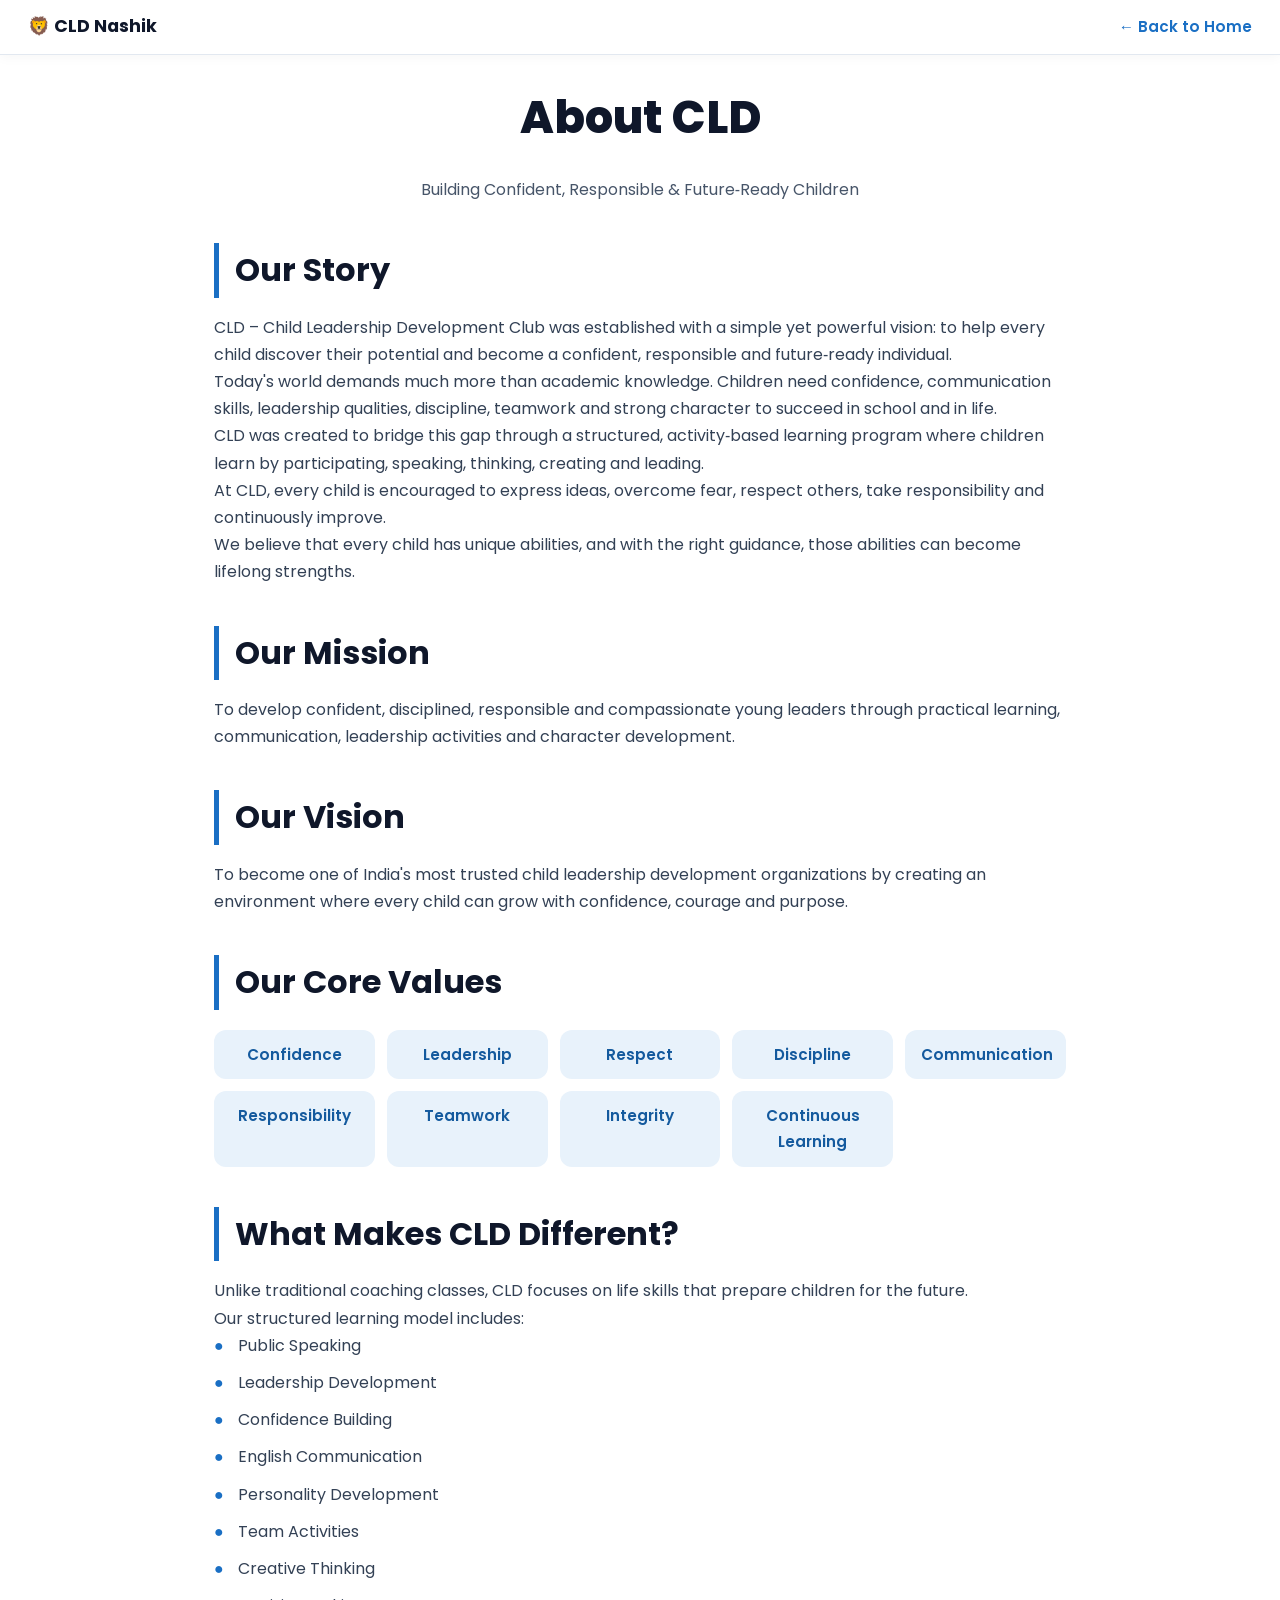
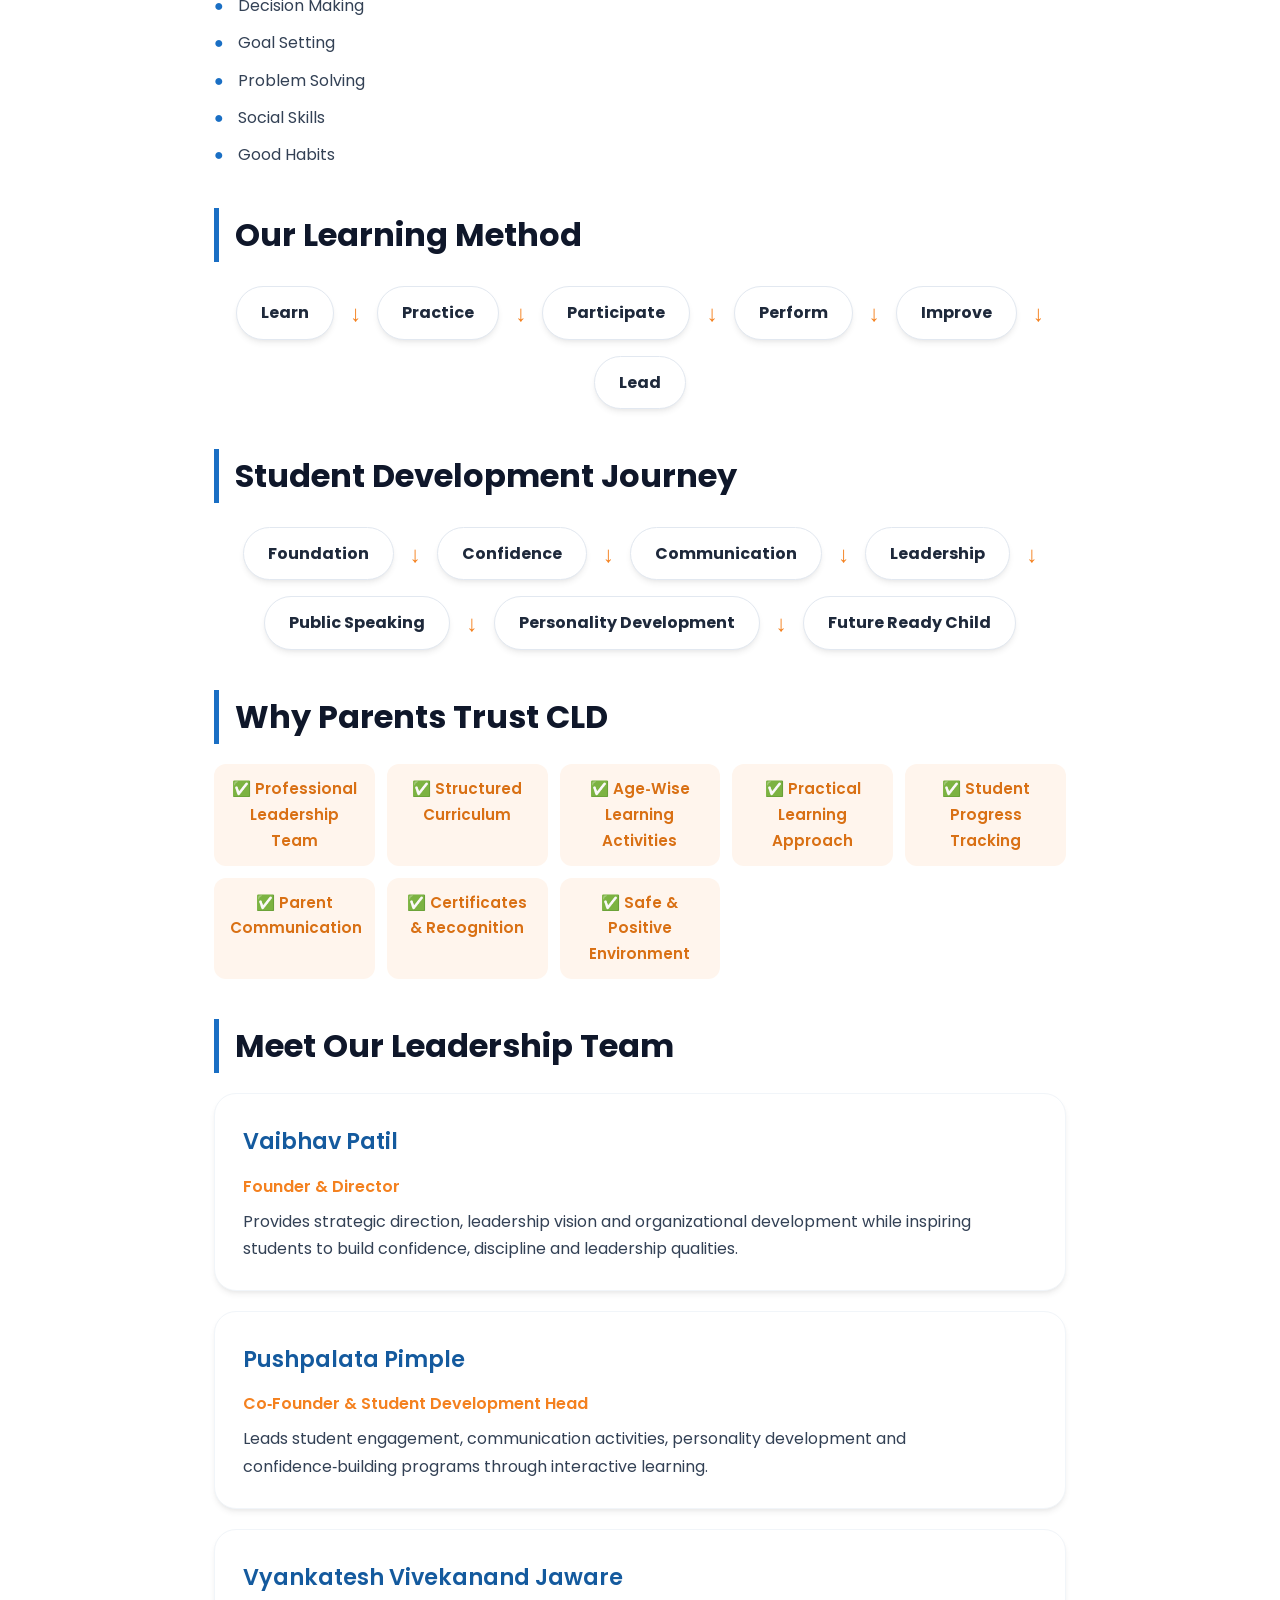
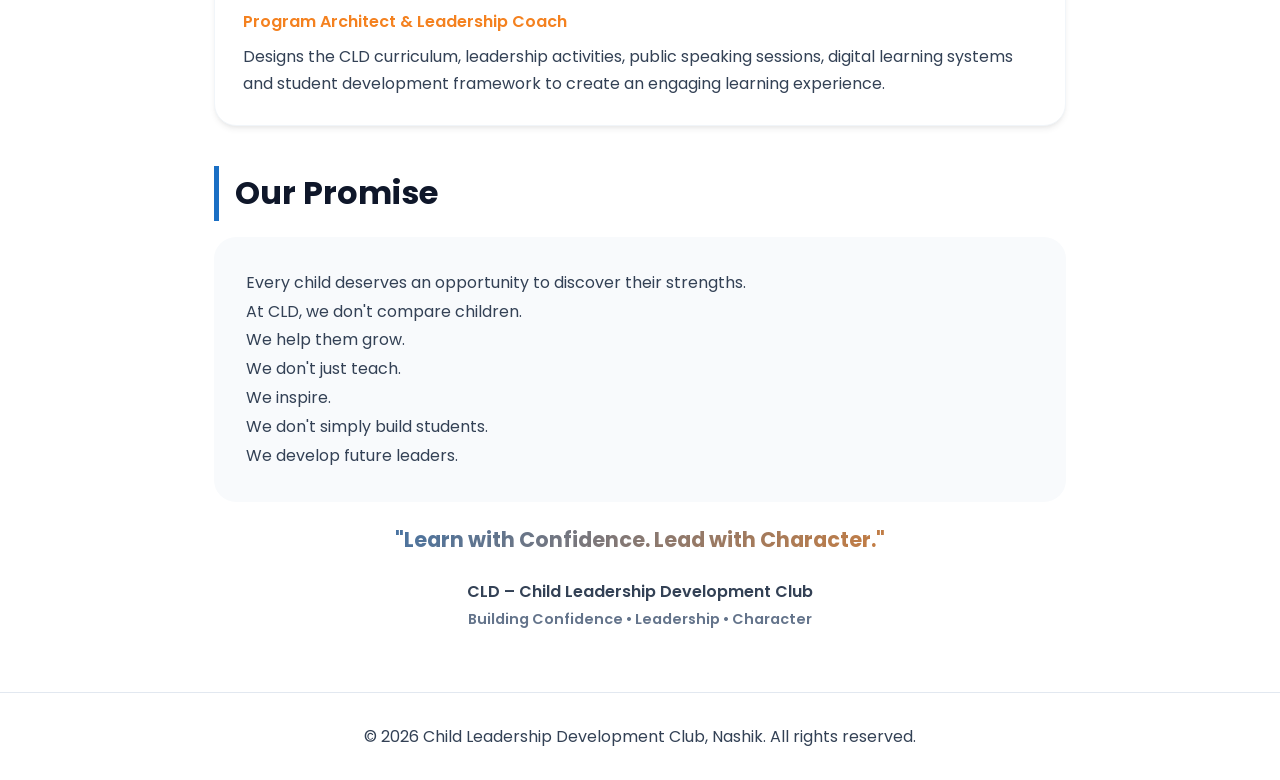
<file: About.html>
<!DOCTYPE html>
<html lang="en">

<head>
    <meta charset="UTF-8">
    <meta name="viewport" content="width=device-width, initial-scale=1.0">
    <title>About CLD | Child Leadership Development Club, Nashik</title>
    <meta name="description"
        content="Discover CLD's mission, vision, core values, learning method, and leadership team. A structured activity-based child development program in Nashik.">
    <!-- Google Fonts: Poppins -->
    <link rel="preconnect" href="https://fonts.googleapis.com">
    <link rel="preconnect" href="https://fonts.gstatic.com" crossorigin>
    <link href="https://fonts.googleapis.com/css2?family=Poppins:wght@300;400;500;600;700;800;900&display=swap"
        rel="stylesheet">
    <link rel="stylesheet" href="css/about.css">
</head>

<body>

    <!-- Top bar with Back to Home on the right -->
    <div class="topbar">
        <span class="logo">🦁 CLD Nashik</span>
        <a href="index.html" class="home-link">← Back to Home</a>
    </div>

    <main class="container">
        <h1>About CLD</h1>
        <p style="text-align:center; max-width:700px; margin:0 auto 40px; color:var(--gray-600);">
            Building Confident, Responsible & Future‑Ready Children
        </p>

        <!-- Our Story -->
        <h2>Our Story</h2>
        <p>CLD – Child Leadership Development Club was established with a simple yet powerful vision: to help every
            child discover their potential and become a confident, responsible and future‑ready individual.</p>
        <p>Today's world demands much more than academic knowledge. Children need confidence, communication skills,
            leadership qualities, discipline, teamwork and strong character to succeed in school and in life.</p>
        <p>CLD was created to bridge this gap through a structured, activity‑based learning program where children learn
            by participating, speaking, thinking, creating and leading.</p>
        <p>At CLD, every child is encouraged to express ideas, overcome fear, respect others, take responsibility and
            continuously improve.</p>
        <p>We believe that every child has unique abilities, and with the right guidance, those abilities can become
            lifelong strengths.</p>

        <!-- Mission -->
        <h2>Our Mission</h2>
        <p>To develop confident, disciplined, responsible and compassionate young leaders through practical learning,
            communication, leadership activities and character development.</p>

        <!-- Vision -->
        <h2>Our Vision</h2>
        <p>To become one of India's most trusted child leadership development organizations by creating an environment
            where every child can grow with confidence, courage and purpose.</p>

        <!-- Core Values -->
        <h2>Our Core Values</h2>
        <div class="value-grid">
            <div class="value-item">Confidence</div>
            <div class="value-item">Leadership</div>
            <div class="value-item">Respect</div>
            <div class="value-item">Discipline</div>
            <div class="value-item">Communication</div>
            <div class="value-item">Responsibility</div>
            <div class="value-item">Teamwork</div>
            <div class="value-item">Integrity</div>
            <div class="value-item">Continuous Learning</div>
        </div>

        <!-- What Makes CLD Different -->
        <h2>What Makes CLD Different?</h2>
        <p>Unlike traditional coaching classes, CLD focuses on life skills that prepare children for the future.</p>
        <p>Our structured learning model includes:</p>
        <ul>
            <li>Public Speaking</li>
            <li>Leadership Development</li>
            <li>Confidence Building</li>
            <li>English Communication</li>
            <li>Personality Development</li>
            <li>Team Activities</li>
            <li>Creative Thinking</li>
            <li>Decision Making</li>
            <li>Goal Setting</li>
            <li>Problem Solving</li>
            <li>Social Skills</li>
            <li>Good Habits</li>
        </ul>

        <!-- Learning Method -->
        <h2>Our Learning Method</h2>
        <div class="steps">
            <div class="step">Learn</div>
            <div class="arrow">↓</div>
            <div class="step">Practice</div>
            <div class="arrow">↓</div>
            <div class="step">Participate</div>
            <div class="arrow">↓</div>
            <div class="step">Perform</div>
            <div class="arrow">↓</div>
            <div class="step">Improve</div>
            <div class="arrow">↓</div>
            <div class="step">Lead</div>
        </div>

        <!-- Student Development Journey -->
        <h2>Student Development Journey</h2>
        <div class="steps">
            <div class="step">Foundation</div>
            <div class="arrow">↓</div>
            <div class="step">Confidence</div>
            <div class="arrow">↓</div>
            <div class="step">Communication</div>
            <div class="arrow">↓</div>
            <div class="step">Leadership</div>
            <div class="arrow">↓</div>
            <div class="step">Public Speaking</div>
            <div class="arrow">↓</div>
            <div class="step">Personality Development</div>
            <div class="arrow">↓</div>
            <div class="step">Future Ready Child</div>
        </div>

        <!-- Why Parents Trust CLD -->
        <h2>Why Parents Trust CLD</h2>
        <div class="trust-grid">
            <div class="trust-item">✅ Professional Leadership Team</div>
            <div class="trust-item">✅ Structured Curriculum</div>
            <div class="trust-item">✅ Age‑Wise Learning Activities</div>
            <div class="trust-item">✅ Practical Learning Approach</div>
            <div class="trust-item">✅ Student Progress Tracking</div>
            <div class="trust-item">✅ Parent Communication</div>
            <div class="trust-item">✅ Certificates & Recognition</div>
            <div class="trust-item">✅ Safe & Positive Environment</div>
        </div>

        <!-- Leadership Team -->
        <h2>Meet Our Leadership Team</h2>

        <div class="team-card">
            <h3>Vaibhav Patil</h3>
            <p class="role">Founder & Director</p>
            <p>Provides strategic direction, leadership vision and organizational development while inspiring students
                to build confidence, discipline and leadership qualities.</p>
        </div>

        <div class="team-card">
            <h3>Pushpalata Pimple</h3>
            <p class="role">Co‑Founder & Student Development Head</p>
            <p>Leads student engagement, communication activities, personality development and confidence‑building
                programs through interactive learning.</p>
        </div>

        <div class="team-card">
            <h3>Vyankatesh Vivekanand Jaware</h3>
            <p class="role">Program Architect & Leadership Coach</p>
            <p>Designs the CLD curriculum, leadership activities, public speaking sessions, digital learning systems and
                student development framework to create an engaging learning experience.</p>
        </div>

        <!-- Our Promise -->
        <h2>Our Promise</h2>
        <div class="promise">
            <p>Every child deserves an opportunity to discover their strengths.</p>
            <p>At CLD, we don't compare children.</p>
            <p>We help them grow.</p>
            <p>We don't just teach.</p>
            <p>We inspire.</p>
            <p>We don't simply build students.</p>
            <p>We develop future leaders.</p>
        </div>

        <!-- Motto -->
        <div class="motto">
            "Learn with Confidence. Lead with Character."
        </div>
        <p style="text-align:center; margin-top:12px; font-weight:600;">
            CLD – Child Leadership Development Club<br>
            <span style="font-size:0.9rem; color:var(--gray-500);">Building Confidence • Leadership • Character</span>
        </p>
    </main>

    <footer>
        <p>&copy; <span id="year"></span> Child Leadership Development Club, Nashik. All rights reserved.</p>
    </footer>

    <script src="js/about.js"></script>
</body>

</html>
</file>
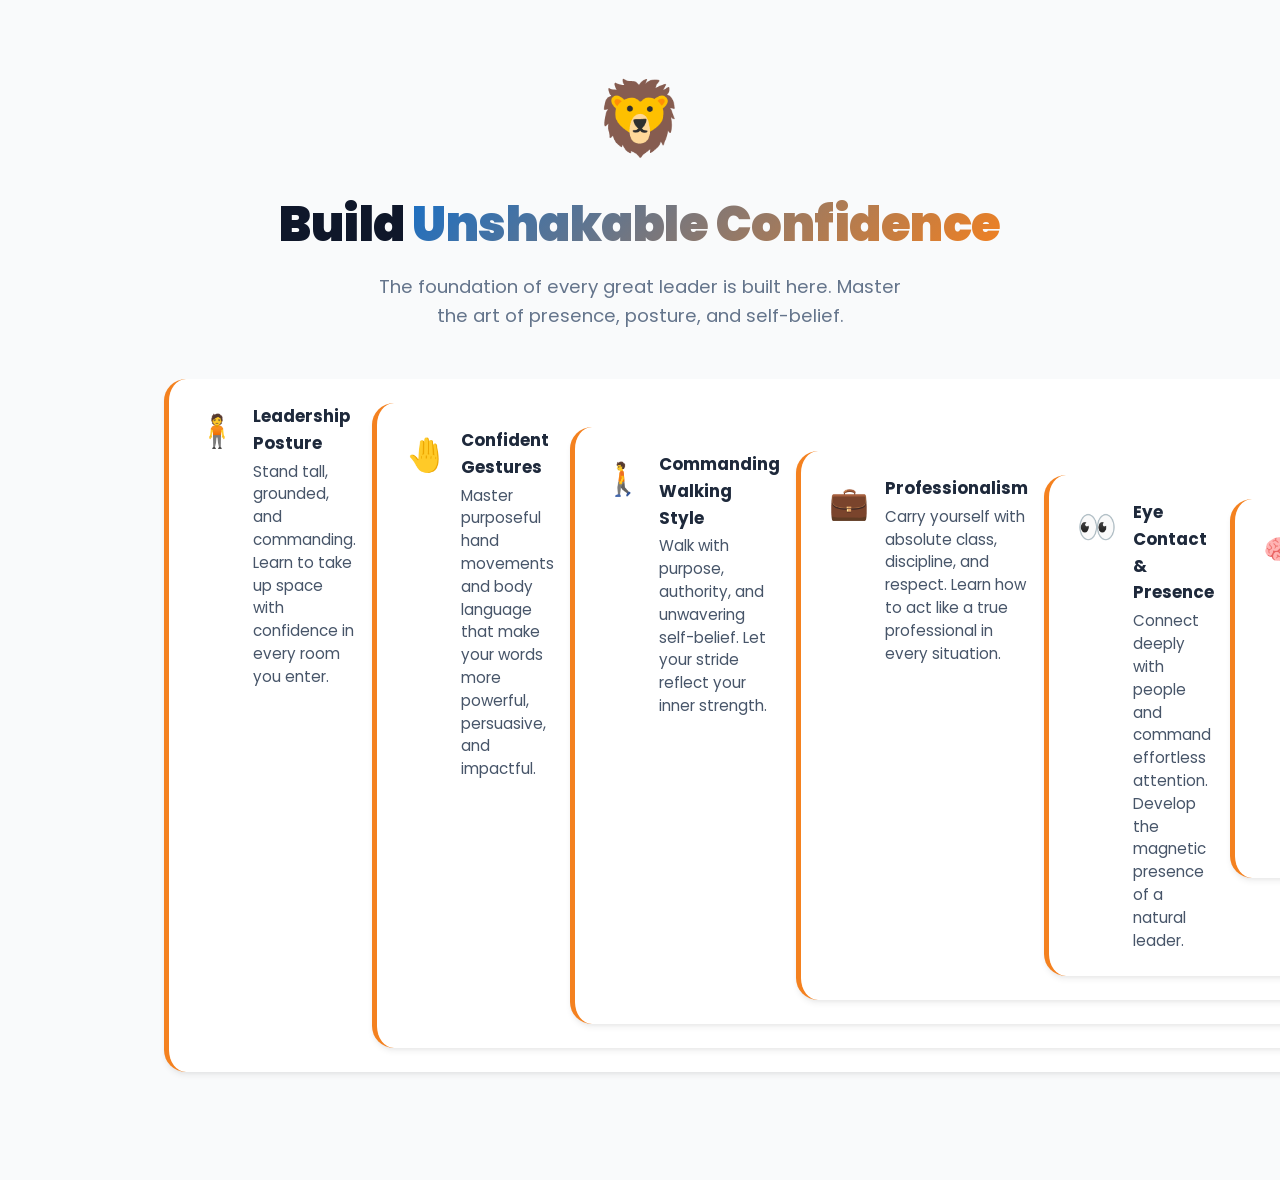
<file: confidence.html>
<!DOCTYPE html>
<html lang="en">

<head>
    <meta charset="UTF-8">
    <meta name="viewport" content="width=device-width, initial-scale=1.0">
    <title>🦁 Build Unshakable Confidence | Child Leadership Club</title>
    <meta name="description"
        content="Learn confidence, leadership posture, gestures, walking style, professionalism, and self-belief at the Child Leadership Development Club.">

    <!-- Google Fonts: Poppins -->
    <link rel="preconnect" href="https://fonts.googleapis.com">
    <link rel="preconnect" href="https://fonts.gstatic.com" crossorigin>
    <link href="https://fonts.googleapis.com/css2?family=Poppins:wght@300;400;500;600;700;800;900&display=swap"
        rel="stylesheet">
    <link rel="stylesheet" href="css/confidence.css">
</head>

<body>

    <div class="container">

        <!-- Header -->
        <header class="page-header">
            <span class="cp-icon">🦁</span>
            <h1>Build <span>Unshakable Confidence</span></h1>
            <p>The foundation of every great leader is built here. Master the art of presence, posture, and self-belief.
            </p>
        </header>

        <!-- Confidence Grid -->
        <div class="confidence-grid">
            <div class="confidence-card">
                <span class="emoji">🧍</span>
                <div>
                    <h3>Leadership Posture</h3>
                    <p>Stand tall, grounded, and commanding. Learn to take up space with confidence in every room you
                        enter.</p>
                </div>
                <div class="confidence-card">
                    <span class="emoji">🤚</span>
                    <div>
                        <h3>Confident Gestures</h3>
                        <p>Master purposeful hand movements and body language that make your words more powerful,
                            persuasive, and impactful.</p>
                    </div>
                    <div class="confidence-card">
                        <span class="emoji">🚶</span>
                        <div>
                            <h3>Commanding Walking Style</h3>
                            <p>Walk with purpose, authority, and unwavering self-belief. Let your stride reflect your
                                inner strength.</p>
                        </div>
                        <div class="confidence-card">
                            <span class="emoji">💼</span>
                            <div>
                                <h3>Professionalism</h3>
                                <p>Carry yourself with absolute class, discipline, and respect. Learn how to act like a
                                    true professional in every situation.</p>
                            </div>
                            <div class="confidence-card">
                                <span class="emoji">👀</span>
                                <div>
                                    <h3>Eye Contact & Presence</h3>
                                    <p>Connect deeply with people and command effortless attention. Develop the magnetic
                                        presence of a natural leader.</p>
                                </div>
                                <div class="confidence-card">
                                    <span class="emoji">🧠</span>
                                    <div>
                                        <h3>Self-Belief & Mindset</h3>
                                        <p>Develop an unbreakable positive mindset that overcomes all challenges.
                                            Believe in yourself like never before.</p>
                                    </div>
                                </div>

                                <!-- Call To Action -->
                                <div class="cta-wrapper">
                                    <a href="https://childleadershipclub.com/#join-form" class="btn btn-primary">🚀
                                        Start Your Confidence Journey</a>
                                    <br>
                                    <a href="https://childleadershipclub.com/" class="btn btn-secondary">← Back to
                                        Home</a>
                                </div>

                                <!-- Footer -->
                                <footer class="footer">
                                    <div class="container" style="padding: 0 24px;">
                                        <p>&copy; <span id="year"></span> Child Leadership Development Club, Nashik. All
                                            rights reserved.</p>
                                        <p><a href="https://childleadershipclub.com/">Visit Main Website</a></p>
                                    </div>
                                </footer>

                                <script src="js/confidence.js"></script>

</body>

</html>
</file>
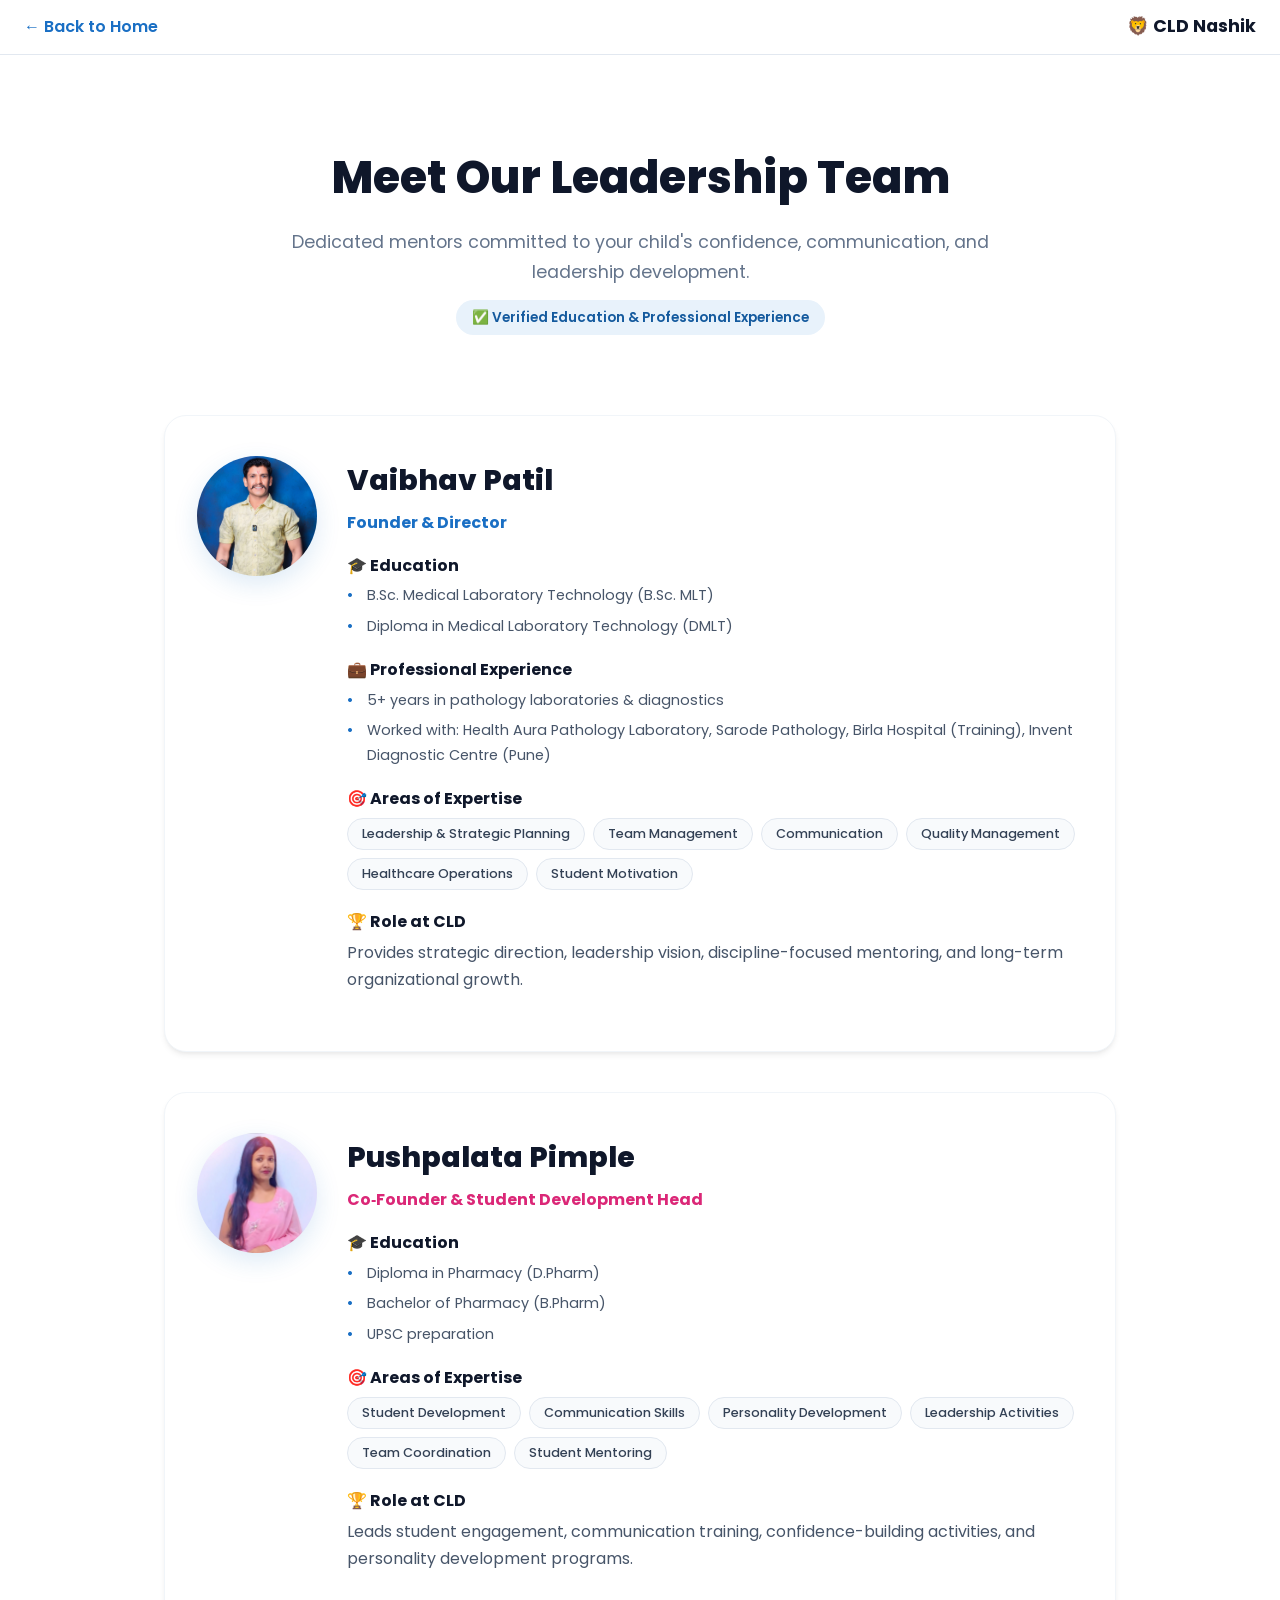
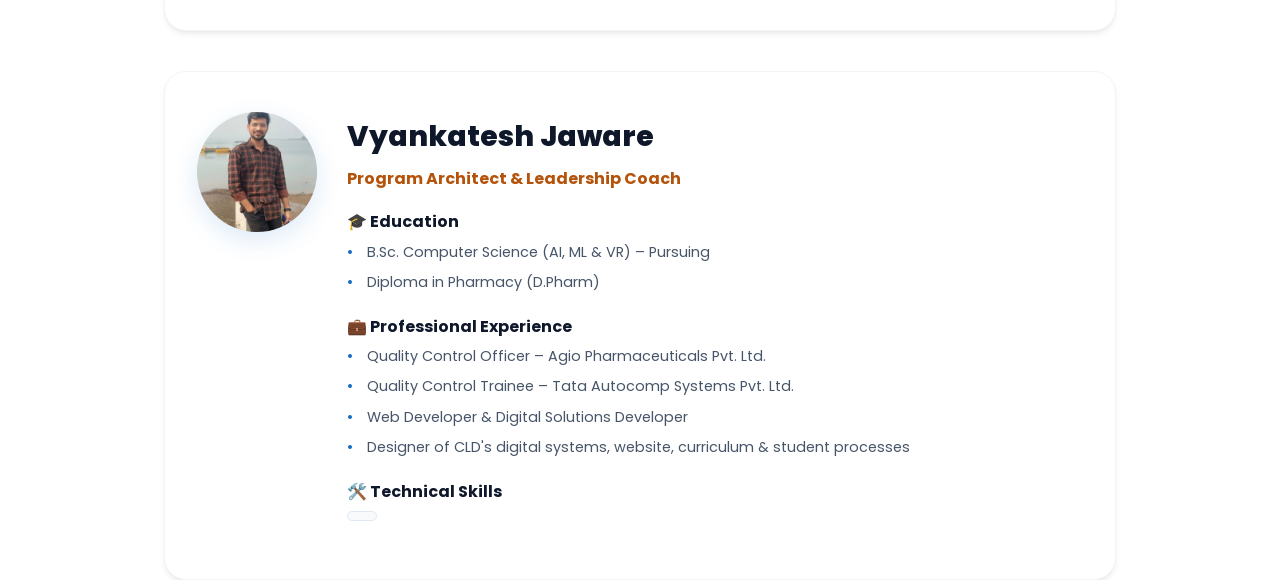
<file: Mentors.html>
<!DOCTYPE html>
<html lang="en">

<head>
    <meta charset="UTF-8">
    <meta name="viewport" content="width=device-width, initial-scale=1.0">
    <title>Our Mentors | Child Leadership Development Club | Nashik</title>
    <meta name="description"
        content="Meet the leadership team of CLD: Vaibhav Patil (Founder), Pushpalata Pimple (Co-Founder), Vyankatesh Jaware (Program Architect). Verified education and professional experience.">

    <!-- Google Fonts: Poppins -->
    <link rel="preconnect" href="https://fonts.googleapis.com">
    <link rel="preconnect" href="https://fonts.gstatic.com" crossorigin>
    <link href="https://fonts.googleapis.com/css2?family=Poppins:wght@300;400;500;600;700;800;900&display=swap"
        rel="stylesheet">

    <link rel="stylesheet" href="css/mentors.css">
</head>

<body>

    <!-- Simple Navbar -->
    <nav class="navbar">
        <a href="index.html">← Back to Home</a>
        <span class="logo">🦁 CLD Nashik</span>
    </nav>

    <main class="container">
        <!-- Header -->
        <div class="page-header">
            <h1>Meet Our Leadership Team</h1>
            <p>Dedicated mentors committed to your child's confidence, communication, and leadership development.</p>
            <span class="verified-badge">✅ Verified Education & Professional Experience</span>
        </div>

        <!-- Mentors -->
        <div class="mentor-grid">
            <!-- Vaibhav Patil -->
            <div class="mentor-card">
                <img src="patil.jpeg" alt="Vaibhav Patil" class="mentor-img">
                <div class="mentor-info">
                    <h2>Vaibhav Patil</h2>
                    <p class="mentor-role blue">Founder & Director</p>
                    <div class="detail-block">
                        <strong>🎓 Education</strong>
                        <ul>
                            <li>B.Sc. Medical Laboratory Technology (B.Sc. MLT)</li>
                            <li>Diploma in Medical Laboratory Technology (DMLT)</li>
                        </ul>
                    </div>
                    <div class="detail-block">
                        <strong>💼 Professional Experience</strong>
                        <ul>
                            <li>5+ years in pathology laboratories & diagnostics</li>
                            <li>Worked with: Health Aura Pathology Laboratory, Sarode Pathology, Birla Hospital
                                (Training), Invent Diagnostic Centre (Pune)</li>
                        </ul>
                    </div>
                    <div class="detail-block">
                        <strong>🎯 Areas of Expertise</strong>
                        <div class="skills-list">
                            <span class="skill-tag">Leadership & Strategic Planning</span>
                            <span class="skill-tag">Team Management</span>
                            <span class="skill-tag">Communication</span>
                            <span class="skill-tag">Quality Management</span>
                            <span class="skill-tag">Healthcare Operations</span>
                            <span class="skill-tag">Student Motivation</span>
                        </div>
                    </div>
                    <div class="detail-block">
                        <strong>🏆 Role at CLD</strong>
                        <p style="margin:0; color:var(--gray-600);">Provides strategic direction, leadership vision,
                            discipline-focused mentoring, and long-term organizational growth.</p>
                    </div>
                </div>
            </div>

            <!-- Pushpalata Pimple -->
            <div class="mentor-card">
                <img src="puspa.jpeg" alt="Pushpalata Pimple" class="mentor-img">
                <div class="mentor-info">
                    <h2>Pushpalata Pimple</h2>
                    <p class="mentor-role pink">Co‑Founder & Student Development Head</p>
                    <div class="detail-block">
                        <strong>🎓 Education</strong>
                        <ul>
                            <li>Diploma in Pharmacy (D.Pharm)</li>
                            <li>Bachelor of Pharmacy (B.Pharm)</li>
                            <li>UPSC preparation</li>
                        </ul>
                    </div>
                    <div class="detail-block">
                        <strong>🎯 Areas of Expertise</strong>
                        <div class="skills-list">
                            <span class="skill-tag">Student Development</span>
                            <span class="skill-tag">Communication Skills</span>
                            <span class="skill-tag">Personality Development</span>
                            <span class="skill-tag">Leadership Activities</span>
                            <span class="skill-tag">Team Coordination</span>
                            <span class="skill-tag">Student Mentoring</span>
                        </div>
                    </div>
                    <div class="detail-block">
                        <strong>🏆 Role at CLD</strong>
                        <p style="margin:0; color:var(--gray-600);">Leads student engagement, communication training,
                            confidence-building activities, and personality development programs.</p>
                    </div>
                </div>
            </div>

            <!-- Vyankatesh Jaware -->
            <div class="mentor-card">
                <img src="vyanki.jpeg" alt="Vyankatesh Jaware" class="mentor-img">
                <div class="mentor-info">
                    <h2>Vyankatesh Jaware</h2>
                    <p class="mentor-role choc">Program Architect & Leadership Coach</p>
                    <div class="detail-block">
                        <strong>🎓 Education</strong>
                        <ul>
                            <li>B.Sc. Computer Science (AI, ML & VR) – Pursuing</li>
                            <li>Diploma in Pharmacy (D.Pharm)</li>
                        </ul>
                    </div>
                    <div class="detail-block">
                        <strong>💼 Professional Experience</strong>
                        <ul>
                            <li>Quality Control Officer – Agio Pharmaceuticals Pvt. Ltd.</li>
                            <li>Quality Control Trainee – Tata Autocomp Systems Pvt. Ltd.</li>
                            <li>Web Developer & Digital Solutions Developer</li>
                            <li>Designer of CLD's digital systems, website, curriculum & student processes</li>
                        </ul>
                    </div>
                    <div class="detail-block">
                        <strong>🛠️ Technical Skills</strong>
                        <div class="skills-list">
                            <span class="skill-tag">
</file>
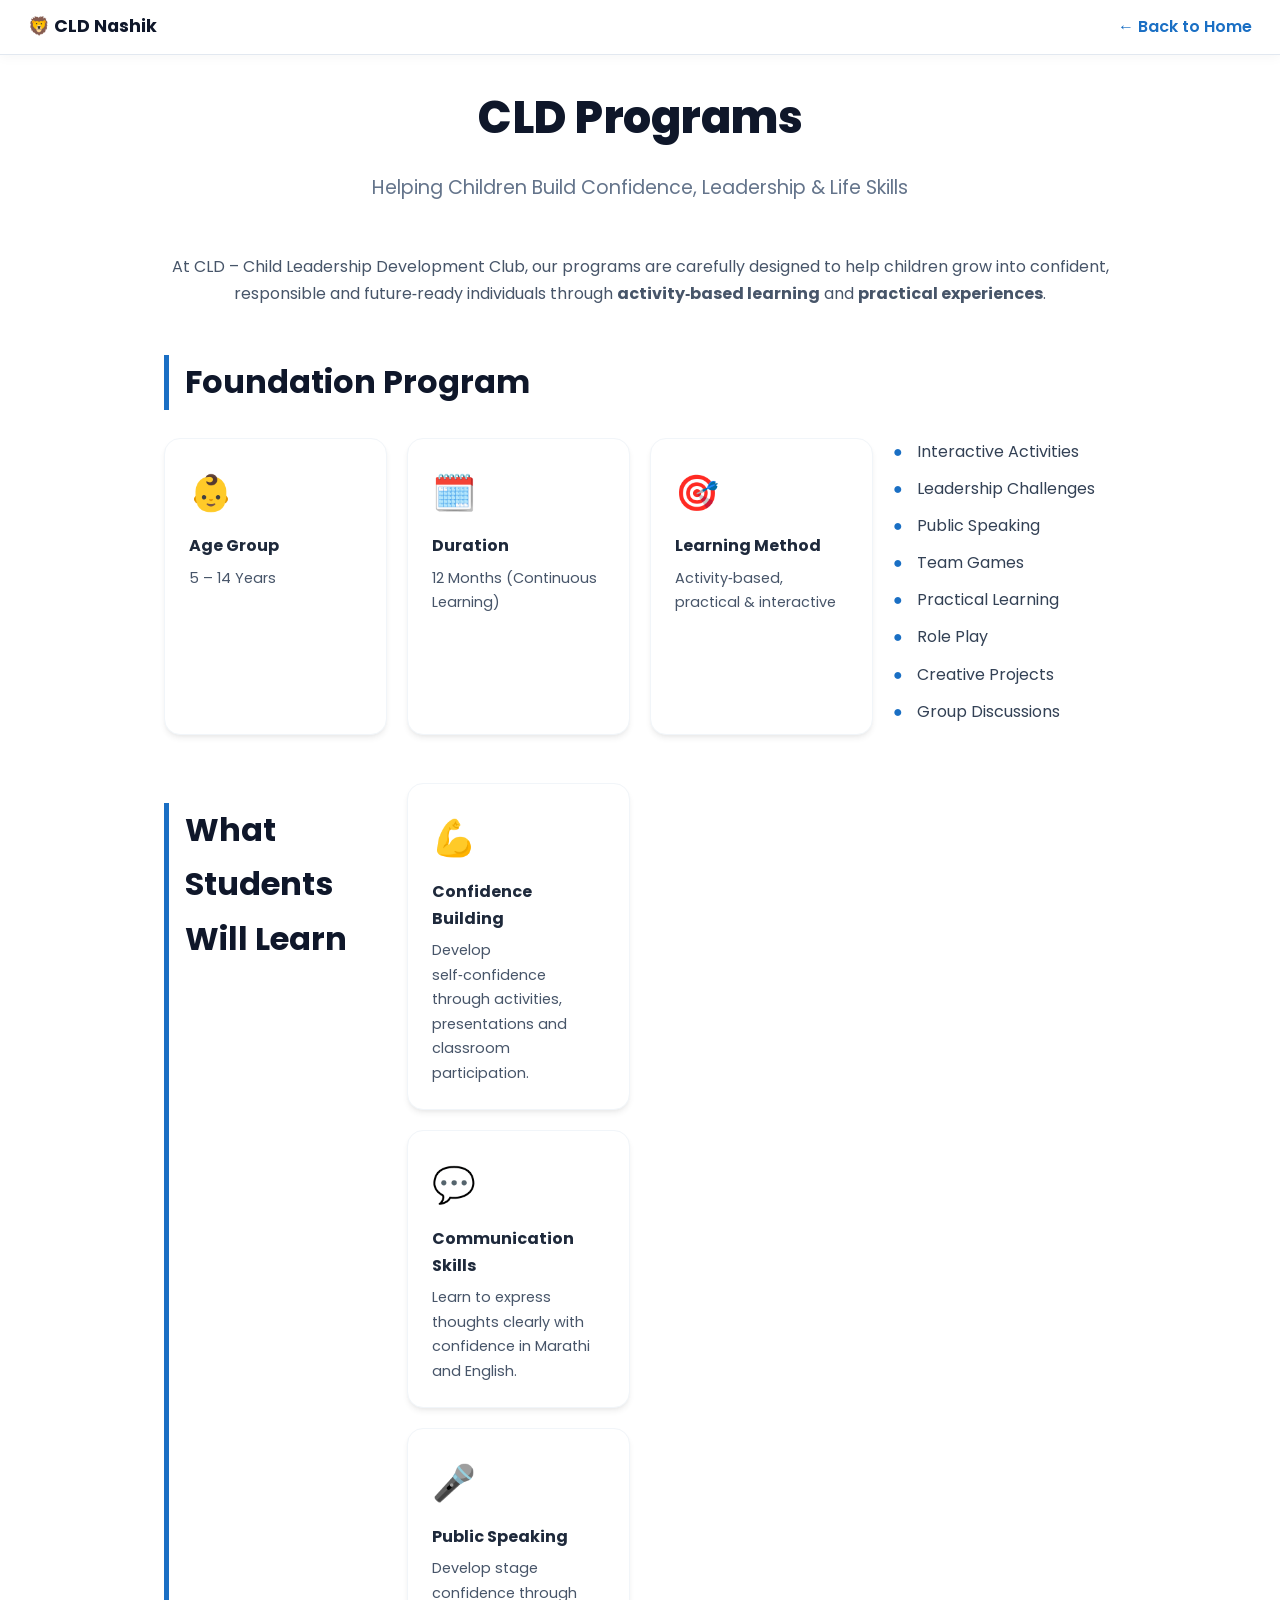
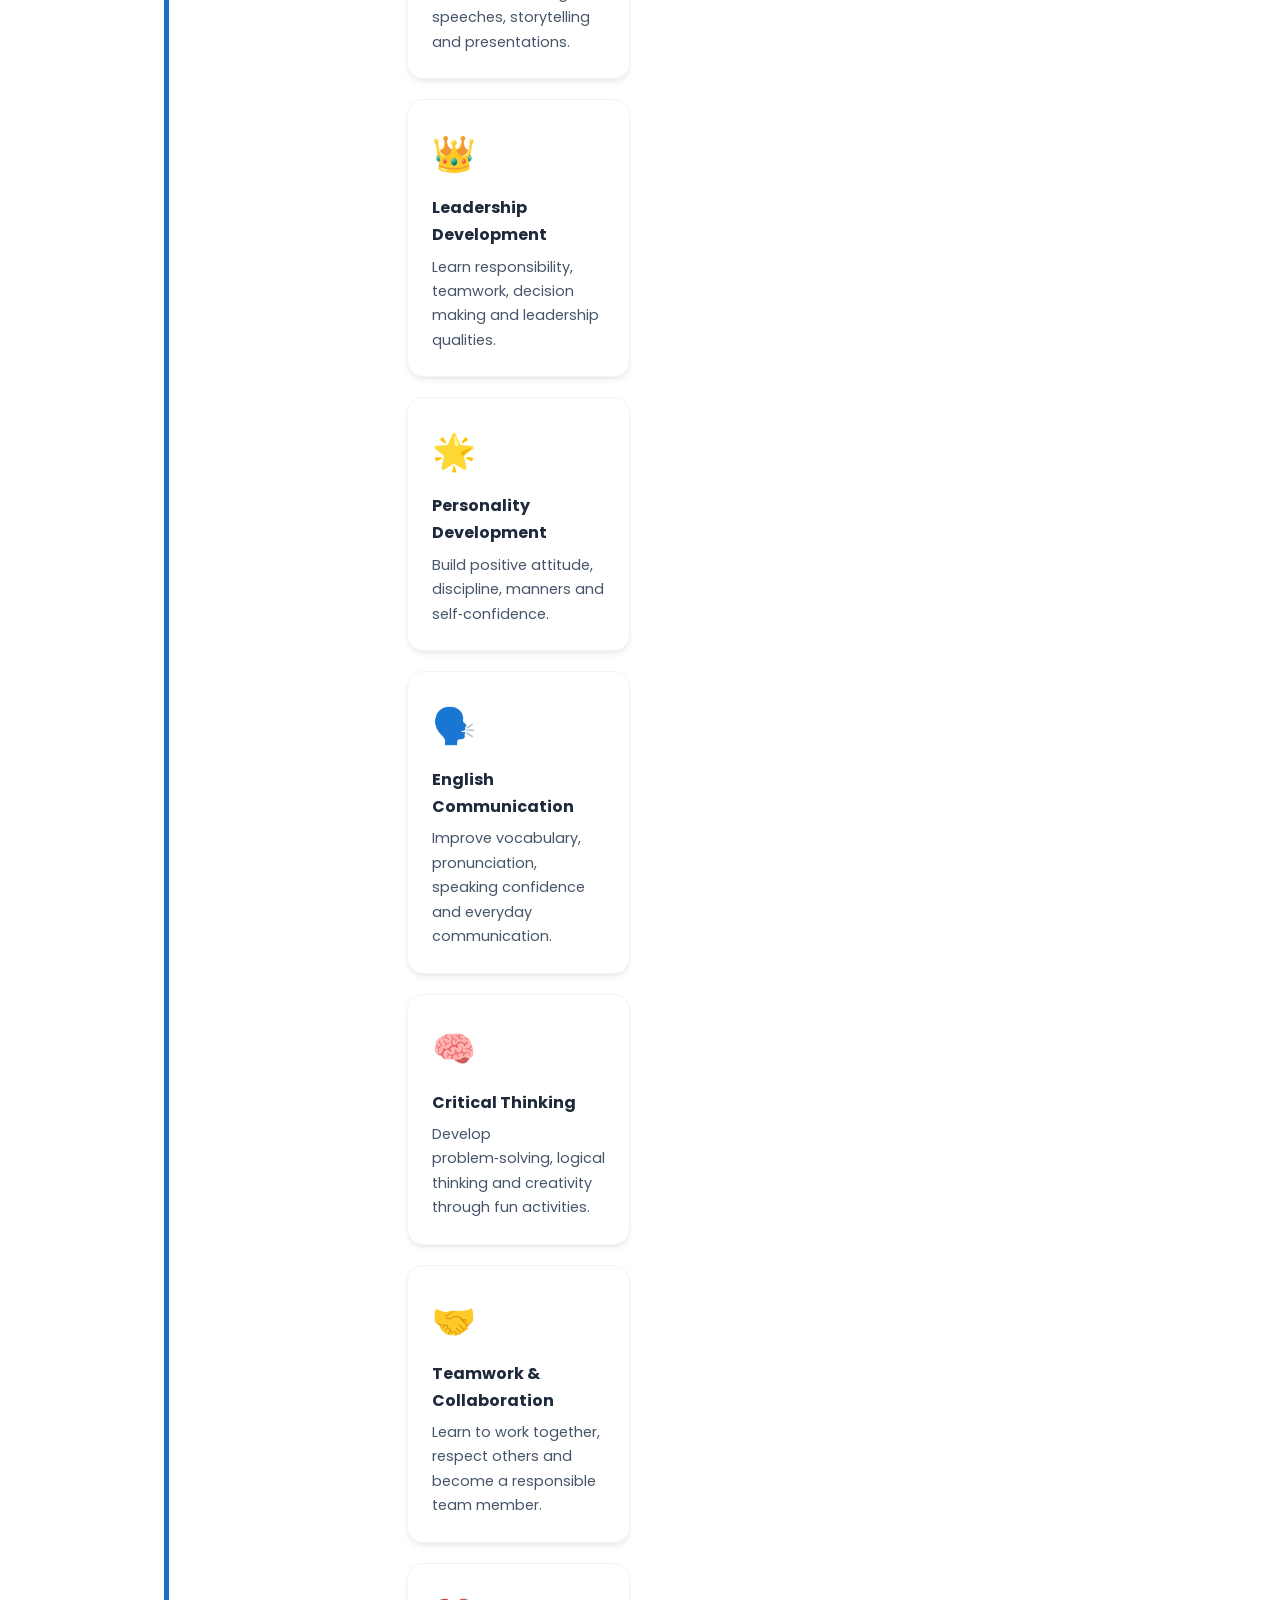
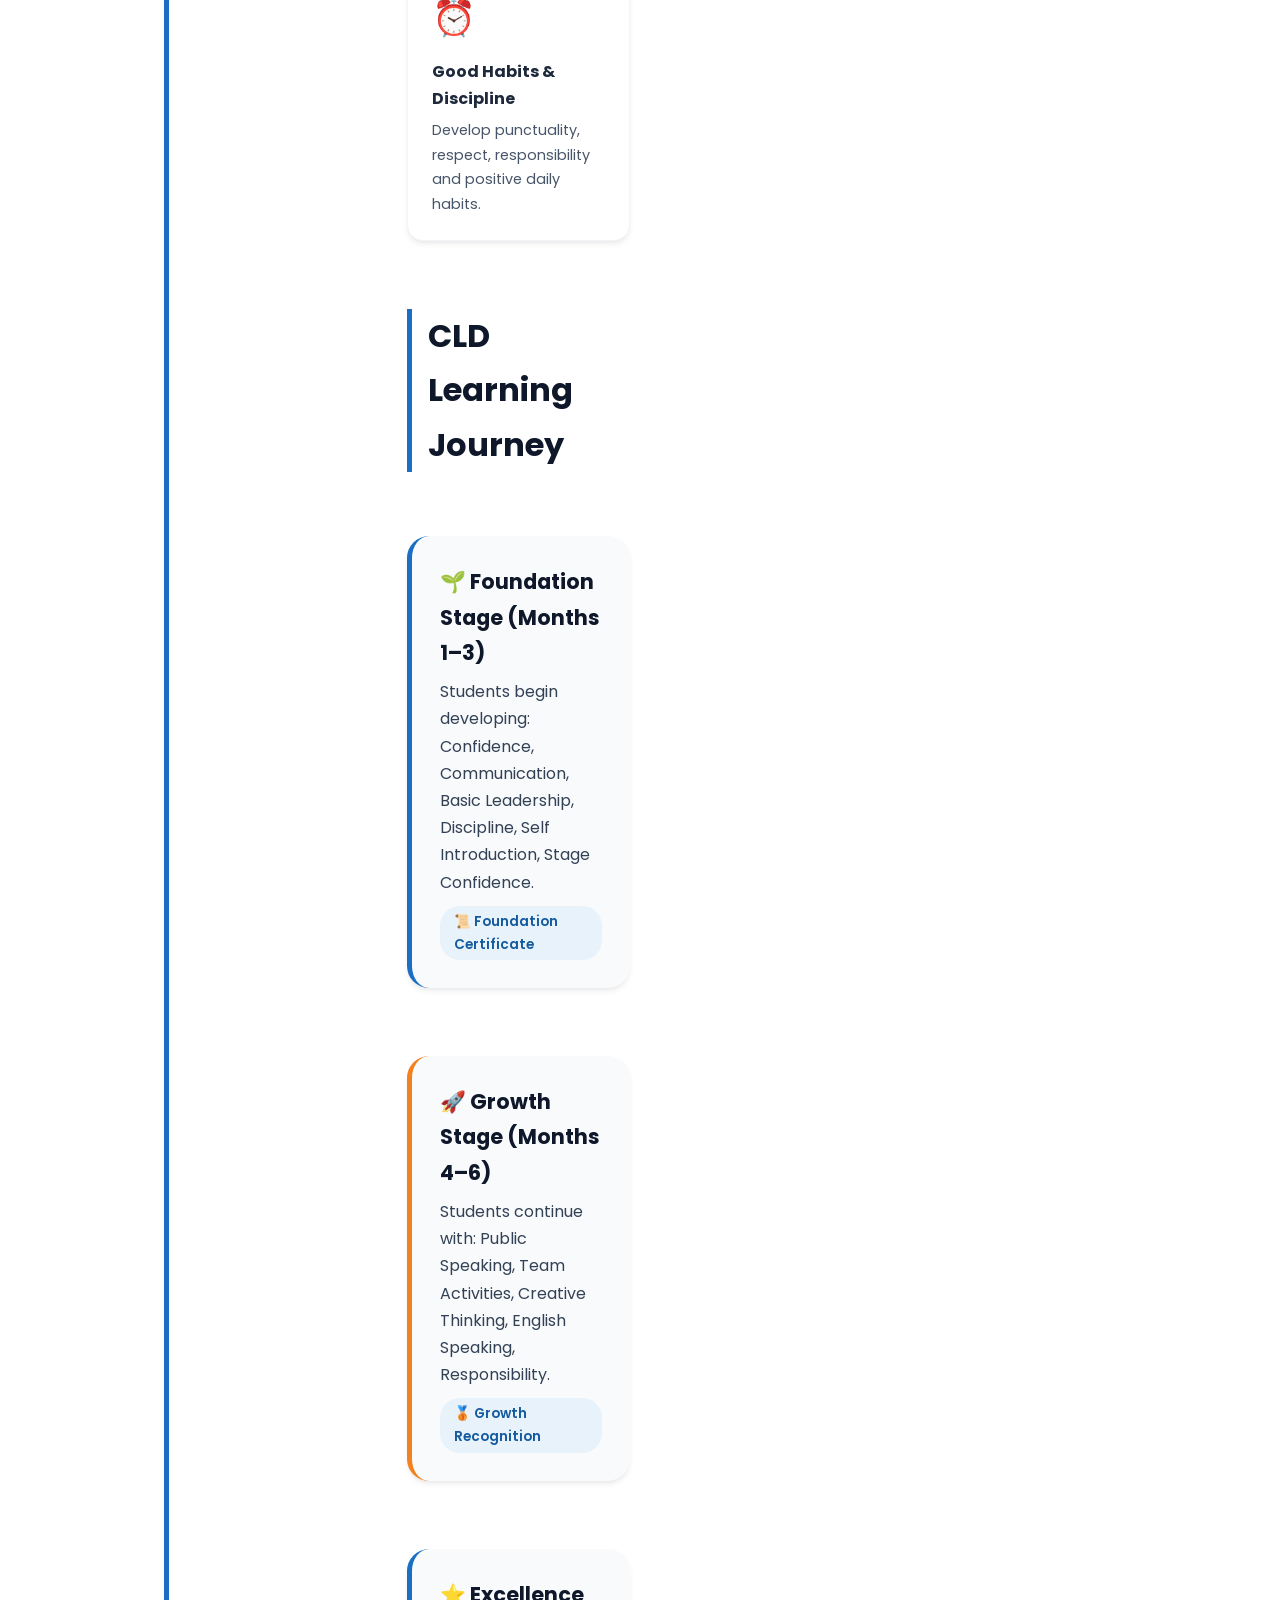
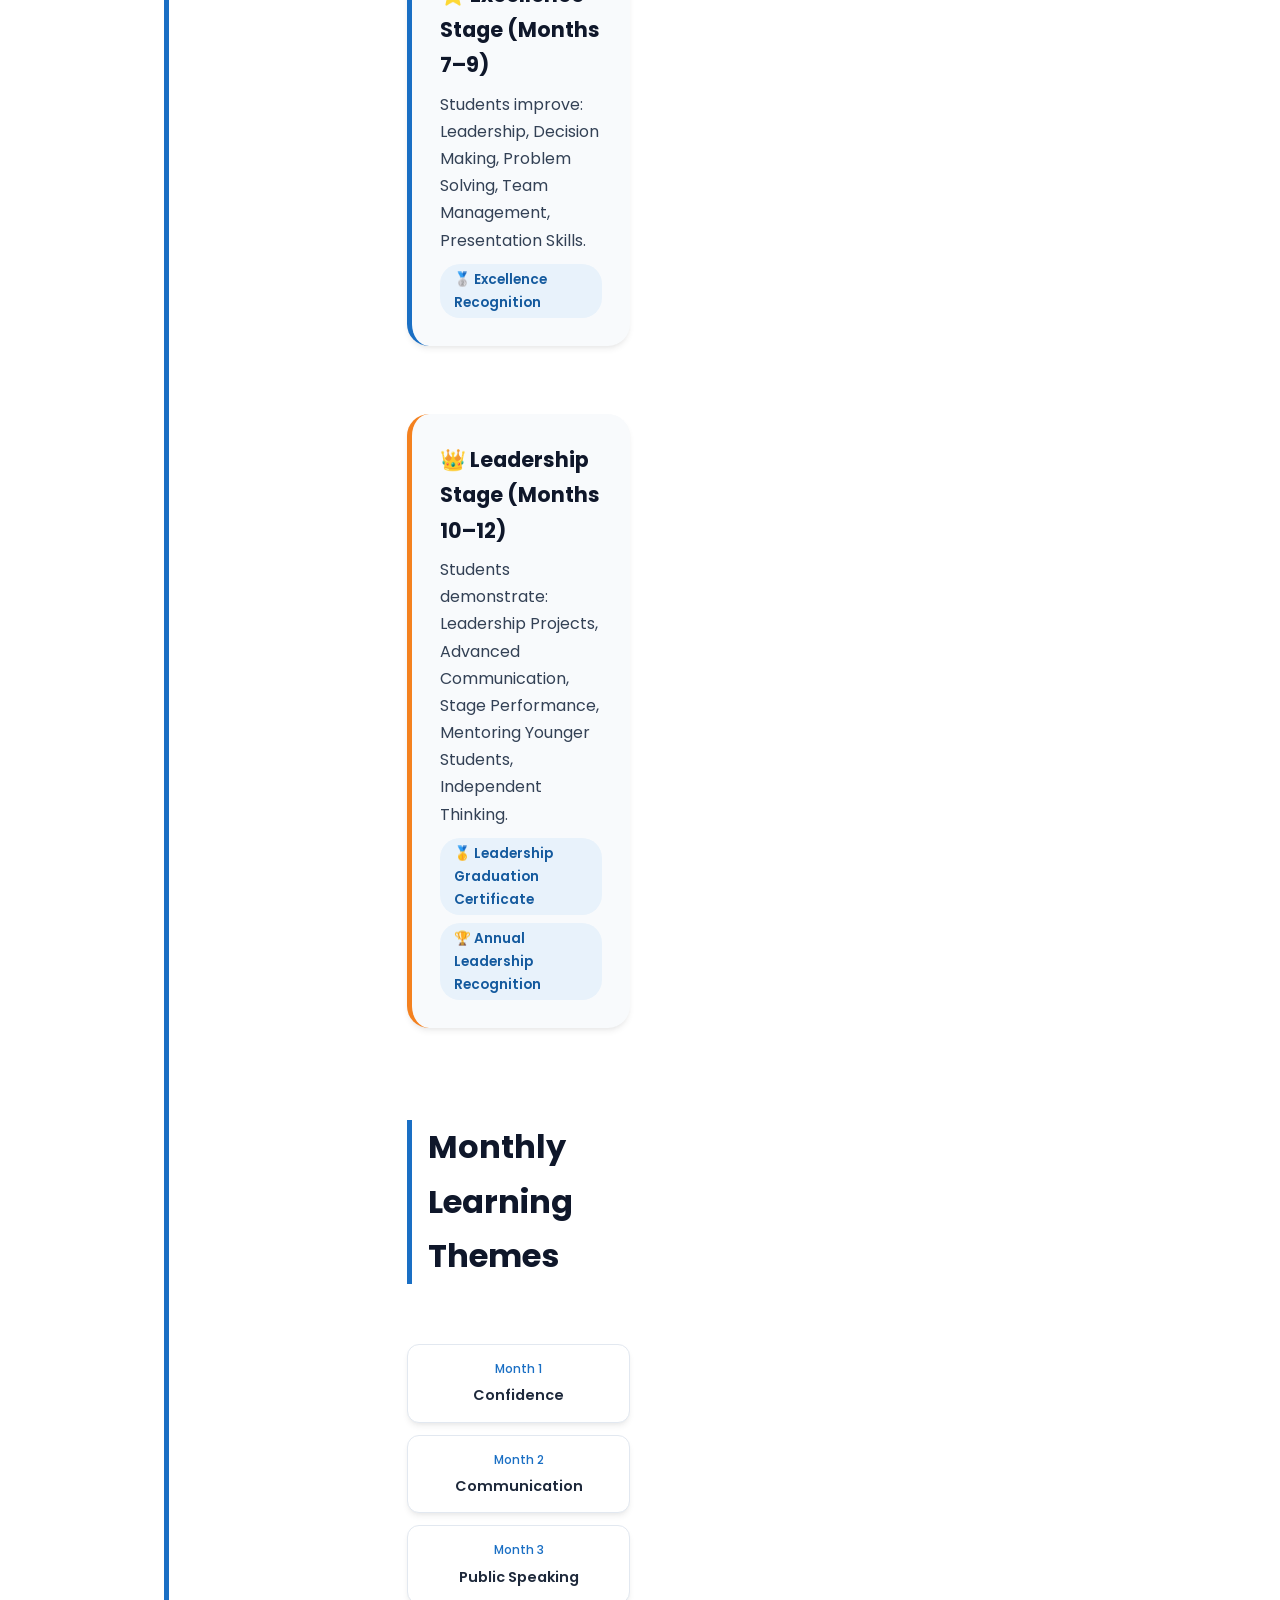
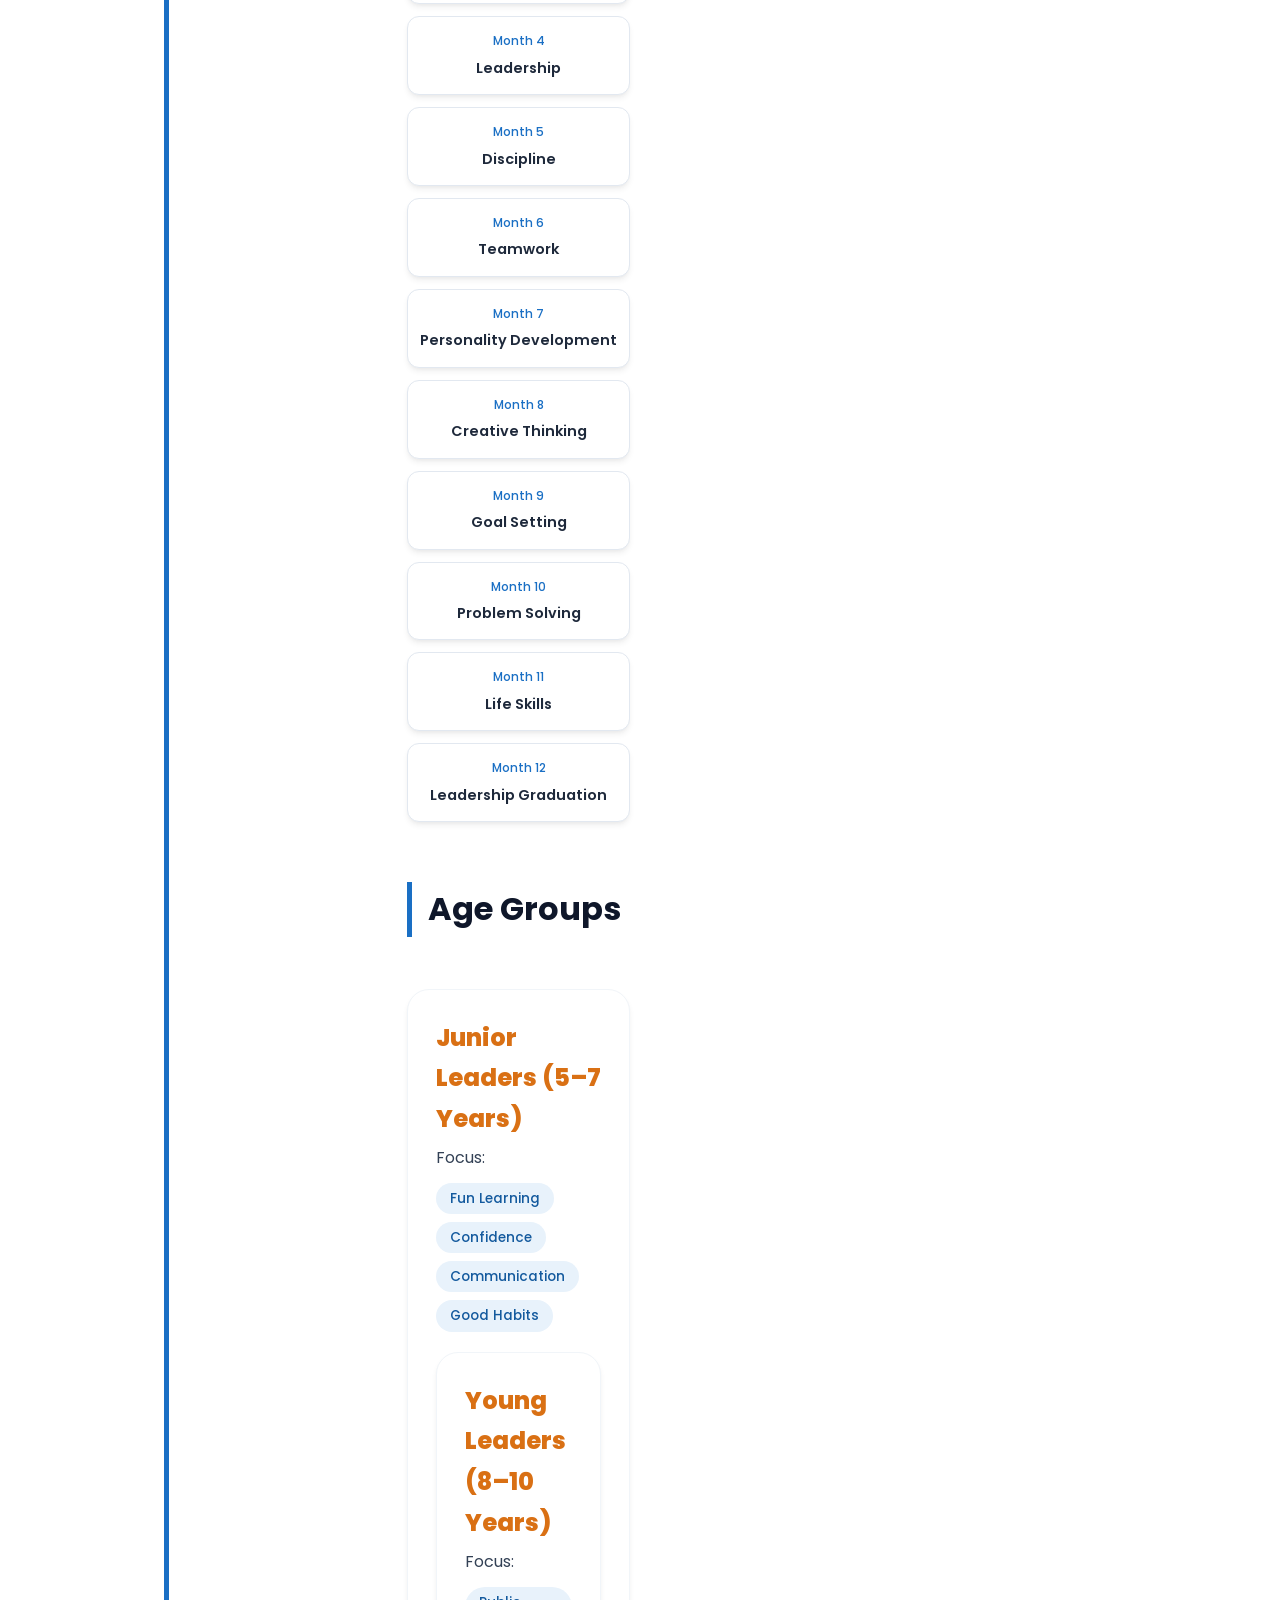
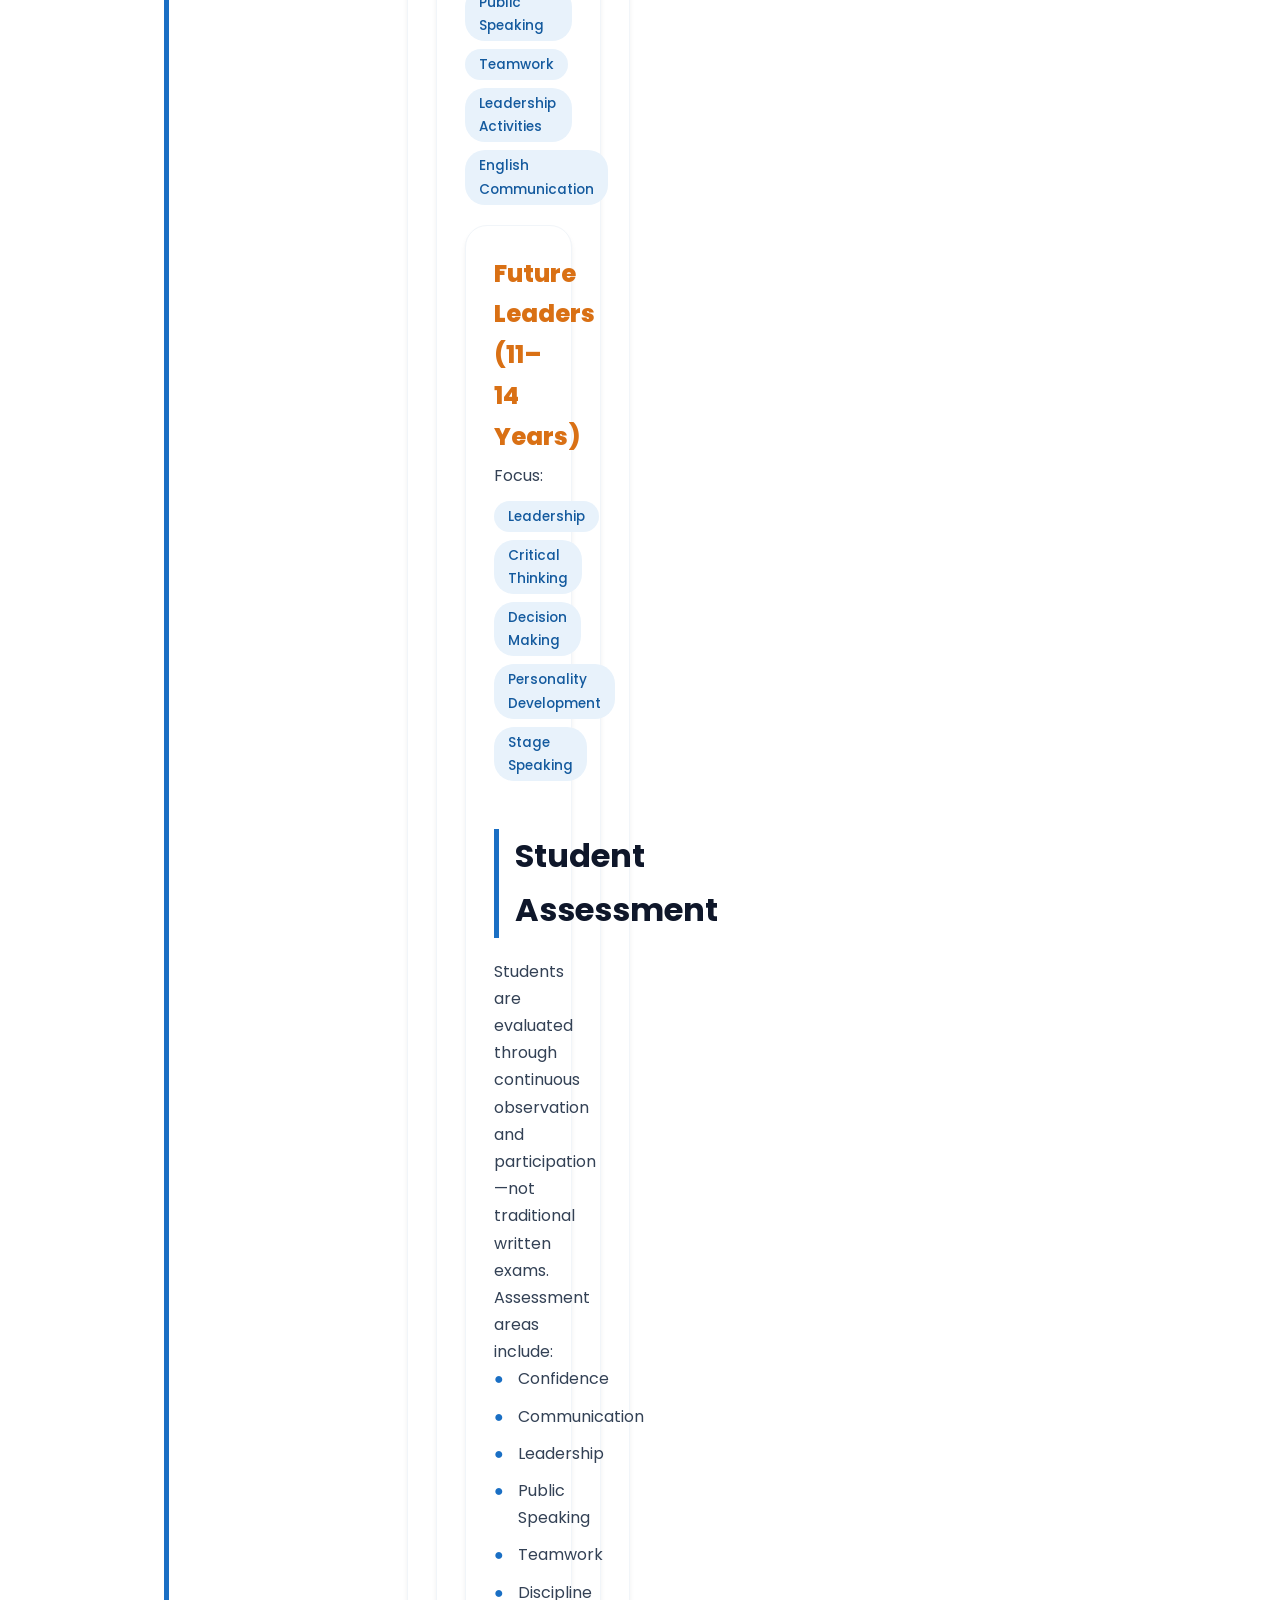
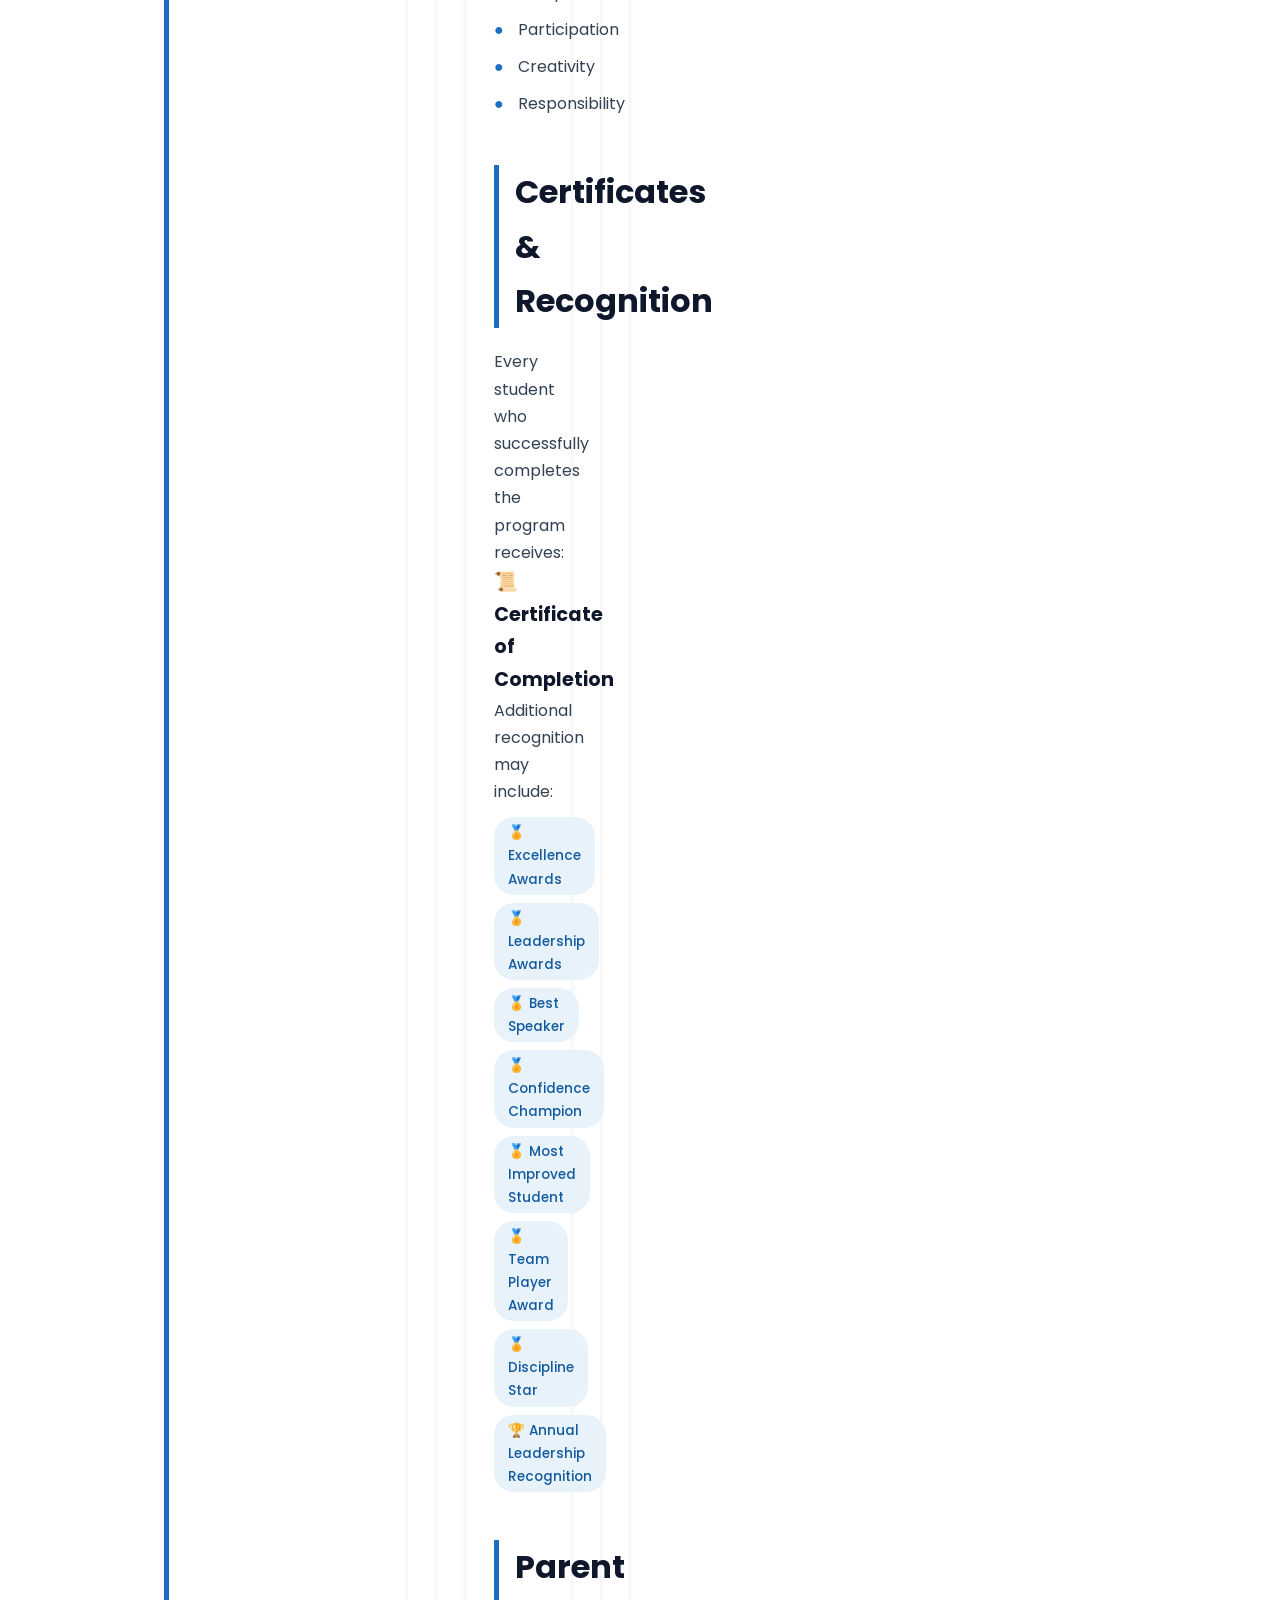
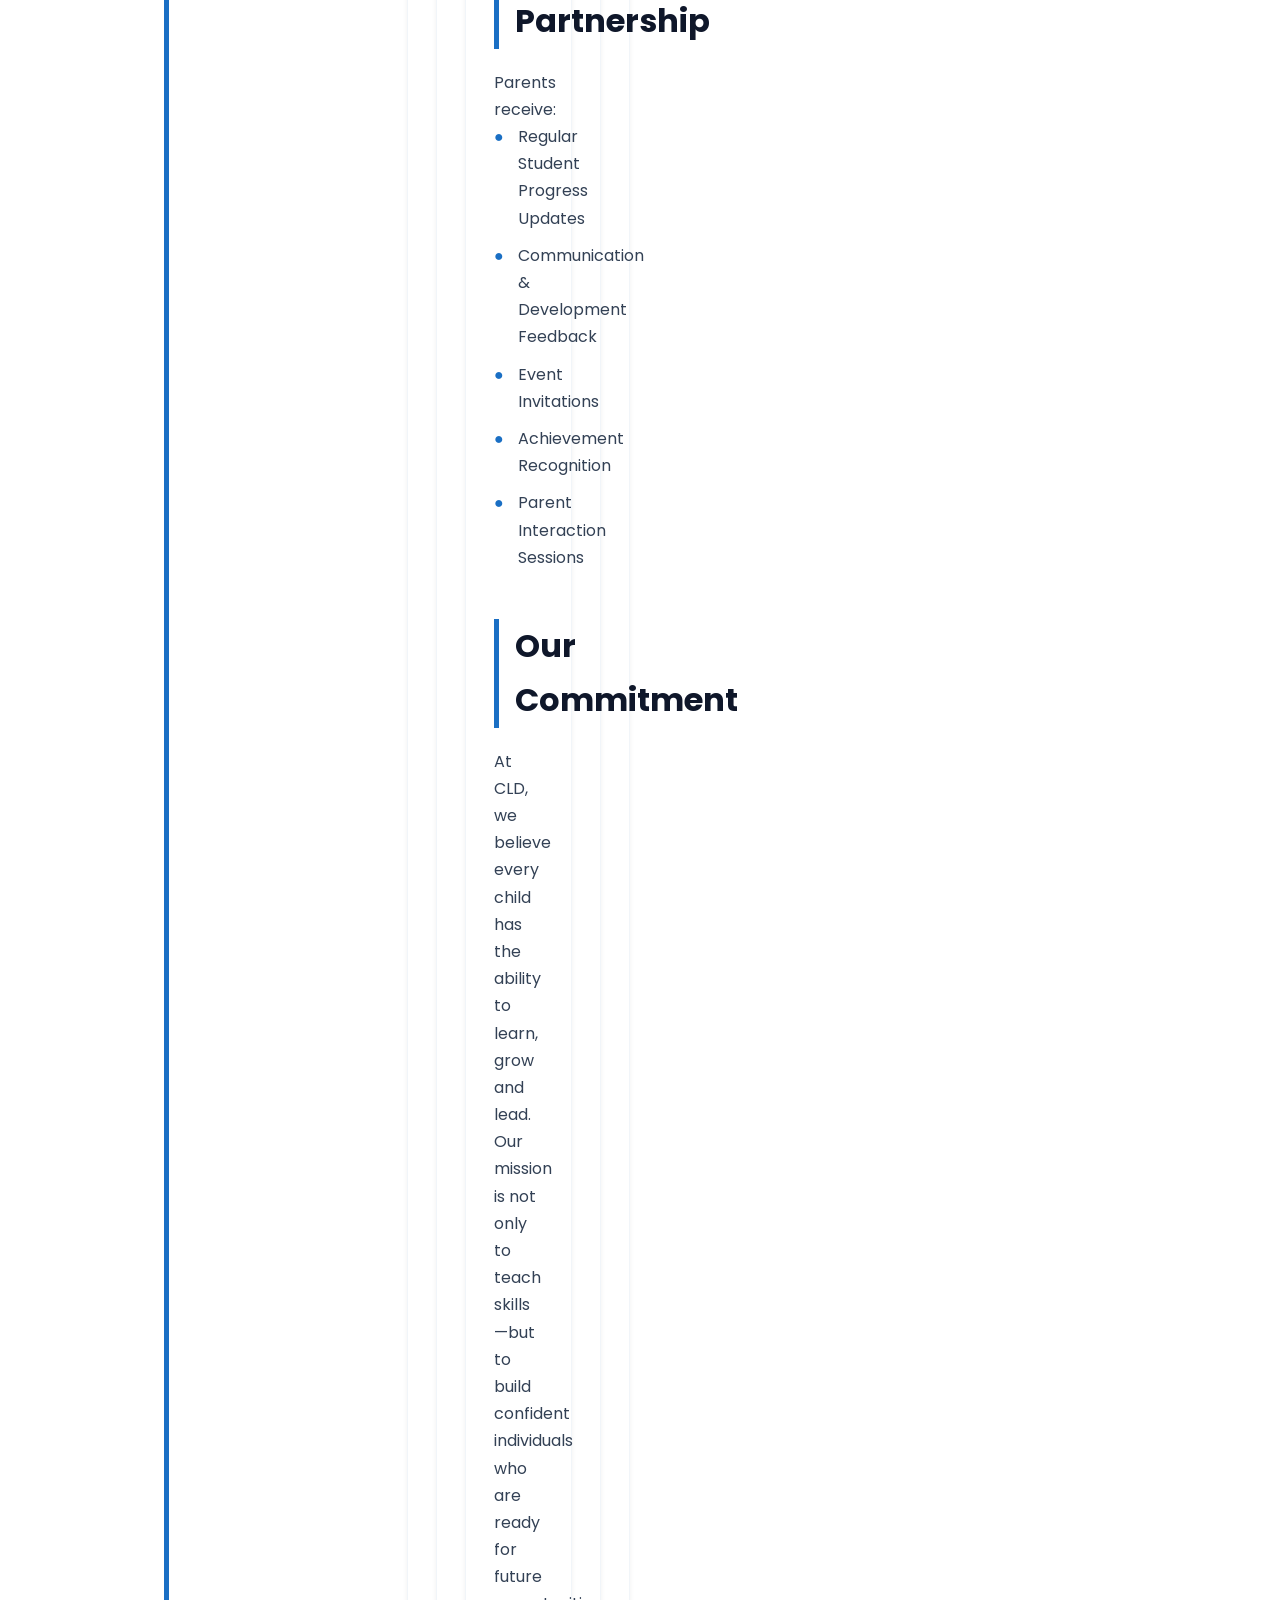
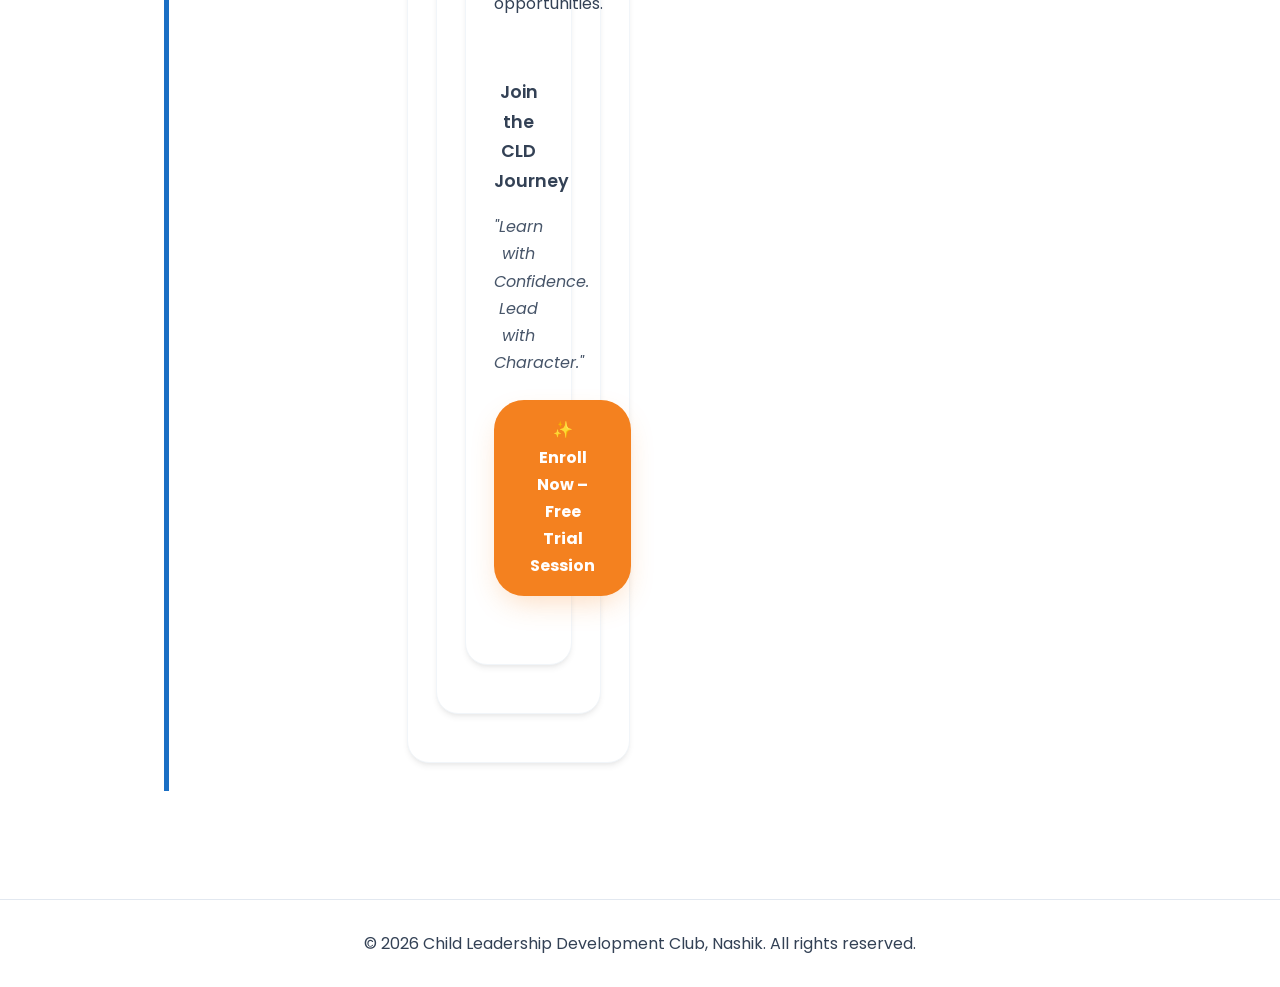
<file: Programs.html>
<!DOCTYPE html>
<html lang="en">
<head>
    <meta charset="UTF-8">
    <meta name="viewport" content="width=device-width, initial-scale=1.0">
    <title>CLD Programs | Child Leadership Development Club, Nashik</title>
    <meta name="description" content="Explore CLD's 12-month foundation program for children aged 5-14. Activity-based learning in confidence, communication, leadership, public speaking and personality development.">
    
    <!-- Google Fonts: Poppins -->
    <link rel="preconnect" href="https://fonts.googleapis.com">
    <link rel="preconnect" href="https://fonts.gstatic.com" crossorigin>
    <link href="https://fonts.googleapis.com/css2?family=Poppins:wght@300;400;500;600;700;800;900&display=swap" rel="stylesheet">
    <link rel="stylesheet" href="css/programs.css">
</head>
<body>

    <!-- Top bar with Back to Home -->
    <div class="topbar">
        <span class="logo">🦁 CLD Nashik</span>
        <a href="index.html" class="home-link">← Back to Home</a>
    </div>

    <main class="container">
        <h1>CLD Programs</h1>
        <p class="subtitle">
            Helping Children Build Confidence, Leadership &amp; Life Skills
        </p>
        <p style="text-align:center; margin-bottom:48px; color:var(--gray-600);">
            At CLD – Child Leadership Development Club, our programs are carefully designed to help children grow into confident, responsible and future‑ready individuals through <strong>activity‑based learning</strong> and <strong>practical experiences</strong>.
        </p>

        <!-- Foundation Program Overview -->
        <h2>Foundation Program</h2>
        <div class="card-grid">
            <div class="card">
                <div class="card-icon">👶</div>
                <h4>Age Group</h4>
                <p>5 – 14 Years</p>
            </div>
            <div class="card">
                <div class="card-icon">🗓️</div>
                <h4>Duration</h4>
                <p>12 Months (Continuous Learning)</p>
            </div>
            <div class="card">
                <div class="card-icon">🎯</div>
                <h4>Learning Method</h4>
                <p>Activity‑based, practical &amp; interactive</p>
            </div>
        <ul>
            <li>Interactive Activities</li>
            <li>Leadership Challenges</li>
            <li>Public Speaking</li>
            <li>Team Games</li>
            <li>Practical Learning</li>
            <li>Role Play</li>
            <li>Creative Projects</li>
            <li>Group Discussions</li>
        </ul>

        <!-- What Students Will Learn -->
        <h2>What Students Will Learn</h2>
        <div class="card-grid">
            <div class="card">
                <div class="card-icon">💪</div>
                <h4>Confidence Building</h4>
                <p>Develop self‑confidence through activities, presentations and classroom participation.</p>
            </div>
            <div class="card">
                <div class="card-icon">💬</div>
                <h4>Communication Skills</h4>
                <p>Learn to express thoughts clearly with confidence in Marathi and English.</p>
            </div>
            <div class="card">
                <div class="card-icon">🎤</div>
                <h4>Public Speaking</h4>
                <p>Develop stage confidence through speeches, storytelling and presentations.</p>
            </div>
            <div class="card">
                <div class="card-icon">👑</div>
                <h4>Leadership Development</h4>
                <p>Learn responsibility, teamwork, decision making and leadership qualities.</p>
            </div>
            <div class="card">
                <div class="card-icon">🌟</div>
                <h4>Personality Development</h4>
                <p>Build positive attitude, discipline, manners and self‑confidence.</p>
            </div>
            <div class="card">
                <div class="card-icon">🗣️</div>
                <h4>English Communication</h4>
                <p>Improve vocabulary, pronunciation, speaking confidence and everyday communication.</p>
            </div>
            <div class="card">
                <div class="card-icon">🧠</div>
                <h4>Critical Thinking</h4>
                <p>Develop problem‑solving, logical thinking and creativity through fun activities.</p>
            </div>
            <div class="card">
                <div class="card-icon">🤝</div>
                <h4>Teamwork &amp; Collaboration</h4>
                <p>Learn to work together, respect others and become a responsible team member.</p>
            </div>
            <div class="card">
                <div class="card-icon">⏰</div>
                <h4>Good Habits &amp; Discipline</h4>
                <p>Develop punctuality, respect, responsibility and positive daily habits.</p>
            </div>

        <!-- CLD Learning Journey -->
        <h2>CLD Learning Journey</h2>

        <div class="journey-stage">
            <p class="stage-title">🌱 Foundation Stage (Months 1–3)</p>
            <p>Students begin developing: Confidence, Communication, Basic Leadership, Discipline, Self Introduction, Stage Confidence.</p>
            <span class="stage-achievement">📜 Foundation Certificate</span>
        </div>

        <div class="journey-stage orange-border">
            <p class="stage-title">🚀 Growth Stage (Months 4–6)</p>
            <p>Students continue with: Public Speaking, Team Activities, Creative Thinking, English Speaking, Responsibility.</p>
            <span class="stage-achievement">🥉 Growth Recognition</span>
        </div>

        <div class="journey-stage">
            <p class="stage-title">⭐ Excellence Stage (Months 7–9)</p>
            <p>Students improve: Leadership, Decision Making, Problem Solving, Team Management, Presentation Skills.</p>
            <span class="stage-achievement">🥈 Excellence Recognition</span>
        </div>

        <div class="journey-stage orange-border">
            <p class="stage-title">👑 Leadership Stage (Months 10–12)</p>
            <p>Students demonstrate: Leadership Projects, Advanced Communication, Stage Performance, Mentoring Younger Students, Independent Thinking.</p>
            <span class="stage-achievement">🥇 Leadership Graduation Certificate</span>
            <br>
            <span class="stage-achievement" style="margin-top:8px;">🏆 Annual Leadership Recognition</span>
        </div>

        <!-- Monthly Learning Themes -->
        <h2>Monthly Learning Themes</h2>
        <div class="theme-grid">
            <div class="theme-item"><span class="month-num">Month 1</span>Confidence</div>
            <div class="theme-item"><span class="month-num">Month 2</span>Communication</div>
            <div class="theme-item"><span class="month-num">Month 3</span>Public Speaking</div>
            <div class="theme-item"><span class="month-num">Month 4</span>Leadership</div>
            <div class="theme-item"><span class="month-num">Month 5</span>Discipline</div>
            <div class="theme-item"><span class="month-num">Month 6</span>Teamwork</div>
            <div class="theme-item"><span class="month-num">Month 7</span>Personality Development</div>
            <div class="theme-item"><span class="month-num">Month 8</span>Creative Thinking</div>
            <div class="theme-item"><span class="month-num">Month 9</span>Goal Setting</div>
            <div class="theme-item"><span class="month-num">Month 10</span>Problem Solving</div>
            <div class="theme-item"><span class="month-num">Month 11</span>Life Skills</div>
            <div class="theme-item"><span class="month-num">Month 12</span>Leadership Graduation</div>

        <!-- Age Groups -->
        <h2>Age Groups</h2>
        <div class="age-card">
            <p class="age-range">Junior Leaders (5–7 Years)</p>
            <p>Focus:</p>
            <div class="focus-list">
                <span class="focus-tag">Fun Learning</span>
                <span class="focus-tag">Confidence</span>
                <span class="focus-tag">Communication</span>
                <span class="focus-tag">Good Habits</span>
            </div>
        <div class="age-card">
            <p class="age-range">Young Leaders (8–10 Years)</p>
            <p>Focus:</p>
            <div class="focus-list">
                <span class="focus-tag">Public Speaking</span>
                <span class="focus-tag">Teamwork</span>
                <span class="focus-tag">Leadership Activities</span>
                <span class="focus-tag">English Communication</span>
            </div>
        <div class="age-card">
            <p class="age-range">Future Leaders (11–14 Years)</p>
            <p>Focus:</p>
            <div class="focus-list">
                <span class="focus-tag">Leadership</span>
                <span class="focus-tag">Critical Thinking</span>
                <span class="focus-tag">Decision Making</span>
                <span class="focus-tag">Personality Development</span>
                <span class="focus-tag">Stage Speaking</span>
            </div>

        <!-- Student Assessment -->
        <h2>Student Assessment</h2>
        <p>Students are evaluated through continuous observation and participation—not traditional written exams.</p>
        <p>Assessment areas include:</p>
        <ul>
            <li>Confidence</li>
            <li>Communication</li>
            <li>Leadership</li>
            <li>Public Speaking</li>
            <li>Teamwork</li>
            <li>Discipline</li>
            <li>Participation</li>
            <li>Creativity</li>
            <li>Responsibility</li>
        </ul>

        <!-- Certificates & Recognition -->
        <h2>Certificates &amp; Recognition</h2>
        <p>Every student who successfully completes the program receives:</p>
        <p style="font-size:1.2rem; font-weight:700; color:var(--gray-900);">📜 Certificate of Completion</p>
        <p>Additional recognition may include:</p>
        <div class="focus-list" style="flex-wrap:wrap;">
            <span class="focus-tag">🏅 Excellence Awards</span>
            <span class="focus-tag">🏅 Leadership Awards</span>
            <span class="focus-tag">🏅 Best Speaker</span>
            <span class="focus-tag">🏅 Confidence Champion</span>
            <span class="focus-tag">🏅 Most Improved Student</span>
            <span class="focus-tag">🏅 Team Player Award</span>
            <span class="focus-tag">🏅 Discipline Star</span>
            <span class="focus-tag">🏆 Annual Leadership Recognition</span>
        </div>

        <!-- Parent Partnership -->
        <h2>Parent Partnership</h2>
        <p>Parents receive:</p>
        <ul>
            <li>Regular Student Progress Updates</li>
            <li>Communication &amp; Development Feedback</li>
            <li>Event Invitations</li>
            <li>Achievement Recognition</li>
            <li>Parent Interaction Sessions</li>
        </ul>

        <!-- Our Commitment -->
        <h2>Our Commitment</h2>
        <p>At CLD, we believe every child has the ability to learn, grow and lead.</p>
        <p>Our mission is not only to teach skills—but to build confident individuals who are ready for future opportunities.</p>

        <!-- CTA -->
        <div class="cta-section">
            <p style="font-weight:600; margin-bottom:16px; font-size:1.1rem;">Join the CLD Journey</p>
            <p style="font-style:italic; color:var(--gray-600); margin-bottom:24px;">"Learn with Confidence. Lead with Character."</p>
            <a href="index.html#join-form" class="btn-primary">✨ Enroll Now – Free Trial Session</a>
        </div>
    </main>

    <footer>
        <p>&copy; <span id="year"></span> Child Leadership Development Club, Nashik. All rights reserved.</p>
    </footer>

    <script src="js/programs.js"></script>
</body>
</html>
</file>
<file: css/about.css>
:root {
    --blue-dark: #145a9e;
    --blue-light: #e8f2fb;
    --blue: #1a6fc4;
    --orange: #f4811f;
    --orange-dark: #d97014;
    --orange-light: #fff5ed;
    --white: #ffffff;
    --off-white: #f9fafb;
    --gray-50: #f8fafc;
    --gray-100: #f1f5f9;
    --gray-200: #e2e8f0;
    --gray-300: #cbd5e1;
    --gray-500: #64748b;
    --gray-600: #475569;
    --gray-700: #334155;
    --gray-800: #1e293b;
    --gray-900: #0f172a;
    --shadow: 0 4px 6px -1px rgba(0,0,0,0.07), 0 2px 4px -2px rgba(0,0,0,0.05);
    --shadow-lg: 0 20px 40px -10px rgba(0,0,0,0.1), 0 8px 20px -8px rgba(0,0,0,0.06);
    --radius-lg: 22px;
    --transition: 0.3s cubic-bezier(0.4, 0, 0.2, 1);
}

* { margin: 0; padding: 0; box-sizing: border-box; }

body {
    font-family: 'Poppins', sans-serif;
    background: var(--white);
    color: var(--gray-800);
    line-height: 1.7;
    padding-top: 80px;
}

/* Fixed top bar */
.topbar {
    position: fixed;
    top: 0; left: 0; right: 0;
    background: rgba(255,255,255,0.92);
    backdrop-filter: blur(12px);
    padding: 12px 28px;
    display: flex;
    align-items: center;
    justify-content: space-between;
    z-index: 100;
    border-bottom: 1px solid var(--gray-200);
    box-shadow: 0 2px 12px rgba(0,0,0,0.04);
}
.topbar .home-link {
    text-decoration: none;
    color: var(--blue);
    font-weight: 600;
    font-size: 0.95rem;
    display: flex;
    align-items: center;
    gap: 6px;
    transition: color var(--transition);
}
.topbar .home-link:hover {
    color: var(--orange-dark);
}
.topbar .logo {
    font-weight: 700;
    font-size: 1.1rem;
    color: var(--gray-900);
}

.container {
    max-width: 900px;
    margin: 0 auto;
    padding: 0 24px 60px;
}

/* Headings */
h1 {
    font-size: 2.8rem;
    font-weight: 800;
    color: var(--gray-900);
    text-align: center;
    margin-bottom: 20px;
}
h2 {
    font-size: 2rem;
    font-weight: 700;
    color: var(--gray-900);
    margin: 40px 0 16px;
    border-left: 5px solid var(--blue);
    padding-left: 16px;
}
h3 {
    font-size: 1.4rem;
    font-weight: 600;
    color: var(--gray-800);
    margin: 24px 0 12px;
}
p, li {
    font-size: 1rem;
    color: var(--gray-700);
}
ul {
    list-style: none;
    padding-left: 0;
}
ul li {
    margin-bottom: 10px;
    padding-left: 24px;
    position: relative;
}
ul li::before {
    content: "●";
    color: var(--blue);
    font-weight: bold;
    position: absolute;
    left: 0;
}
.value-grid, .trust-grid {
    display: grid;
    grid-template-columns: repeat(auto-fit, minmax(140px, 1fr));
    gap: 12px;
    margin-top: 20px;
}
.value-item, .trust-item {
    background: var(--blue-light);
    padding: 12px 16px;
    border-radius: 12px;
    font-weight: 600;
    font-size: 0.95rem;
    text-align: center;
    color: var(--blue-dark);
}
.trust-item {
    background: var(--orange-light);
    color: var(--orange-dark);
}
.steps {
    display: flex;
    flex-wrap: wrap;
    justify-content: center;
    align-items: center;
    gap: 16px;
    margin: 24px 0;
}
.step {
    background: var(--white);
    border: 1px solid var(--gray-200);
    border-radius: 30px;
    padding: 12px 24px;
    font-weight: 700;
    color: var(--gray-800);
    box-shadow: var(--shadow);
    transition: all var(--transition);
}
.step:hover {
    background: var(--blue-light);
    color: var(--blue);
    transform: translateY(-2px);
}
.arrow {
    font-size: 1.4rem;
    color: var(--orange);
    font-weight: bold;
}
@media (max-width: 600px) {
    .steps { flex-direction: column; }
    .arrow { display: none; }
}

.team-card {
    background: var(--white);
    border-radius: var(--radius-lg);
    padding: 28px;
    box-shadow: var(--shadow);
    margin: 20px 0;
    border: 1px solid var(--gray-100);
    transition: all var(--transition);
}
.team-card:hover {
    transform: translateY(-4px);
    box-shadow: var(--shadow-lg);
}
.team-card h3 {
    margin-top: 0;
    color: var(--blue-dark);
}
.team-card .role {
    font-weight: 600;
    color: var(--orange);
    margin-bottom: 8px;
}
.promise {
    background: var(--gray-50);
    border-radius: var(--radius-lg);
    padding: 32px;
    font-size: 1.1rem;
    line-height: 1.8;
}
.motto {
    text-align: center;
    font-size: 1.3rem;
    font-weight: 700;
    background: linear-gradient(135deg, var(--blue), var(--orange));
    -webkit-background-clip: text;
    -webkit-text-fill-color: transparent;
    background-clip: text;
    margin: 20px 0;
}
footer {
    text-align: center;
    padding: 30px 20px;
    border-top: 1px solid var(--gray-200);
    color: var(--gray-500);
    font-size: 0.85rem;
}
</file>
<file: css/confidence.css>
:root {
    --blue-dark: #145a9e;
    --blue-light: #e8f2fb;
    --blue: #1a6fc4;
    --orange: #f4811f;
    --orange-dark: #d97014;
    --orange-light: #fff5ed;
    --white: #ffffff;
    --off-white: #f9fafb;
    --gray-50: #f8fafc;
    --gray-100: #f1f5f9;
    --gray-200: #e2e8f0;
    --gray-300: #cbd5e1;
    --gray-400: #94a3b8;
    --gray-500: #64748b;
    --gray-600: #475569;
    --gray-700: #334155;
    --gray-800: #1e293b;
    --gray-900: #0f172a;
    --shadow: 0 4px 6px -1px rgba(0, 0, 0, 0.07), 0 2px 4px -2px rgba(0, 0, 0, 0.05);
    --shadow-xl: 0 25px 50px -12px rgba(0, 0, 0, 0.15);
    --radius-lg: 22px;
    --radius-2xl: 32px;
    --transition: 0.3s cubic-bezier(0.4, 0, 0.2, 1);
    --font-poppins: 'Poppins', system-ui, -apple-system, sans-serif;
}

* {
    box-sizing: border-box;
    margin: 0;
    padding: 0;
}

body {
    font-family: var(--font-poppins);
    background-color: var(--off-white);
    color: var(--gray-800);
    line-height: 1.6;
    min-height: 100vh;
    display: flex;
    flex-direction: column;
    align-items: center;
}

.container {
    max-width: 1000px;
    width: 100%;
    padding: 60px 24px;
    margin: 0 auto;
}

/* ==================== HEADER ==================== */
.page-header {
    text-align: center;
    margin-bottom: 48px;
}

.page-header .cp-icon {
    font-size: 4.5rem;
    display: block;
    margin-bottom: 12px;
}

.page-header h1 {
    font-size: clamp(2.2rem, 4vw, 3rem);
    font-weight: 900;
    color: var(--gray-900);
    letter-spacing: -0.5px;
    margin-bottom: 8px;
}

.page-header h1 span {
    background: linear-gradient(135deg, var(--blue), var(--orange));
    -webkit-background-clip: text;
    -webkit-text-fill-color: transparent;
    background-clip: text;
}

.page-header p {
    color: var(--gray-500);
    font-size: 1.15rem;
    max-width: 550px;
    margin: 0 auto;
}

/* ==================== GRID ==================== */
.confidence-grid {
    display: grid;
    grid-template-columns: 1fr 1fr;
    gap: 20px;
    margin-bottom: 48px;
}

.confidence-card {
    background: var(--white);
    padding: 24px 28px;
    border-radius: var(--radius-lg);
    box-shadow: var(--shadow);
    border-left: 5px solid var(--orange);
    transition: all var(--transition);
    display: flex;
    align-items: flex-start;
    gap: 16px;
    cursor: default;
}

.confidence-card:hover {
    transform: translateY(-4px);
    box-shadow: var(--shadow-xl);
    border-color: var(--blue);
}

.confidence-card .emoji {
    font-size: 2rem;
    flex-shrink: 0;
    margin-top: 2px;
}

.confidence-card h3 {
    font-weight: 700;
    font-size: 1.05rem;
    color: var(--gray-800);
    margin-bottom: 4px;
}

.confidence-card p {
    color: var(--gray-600);
    font-size: 0.95rem;
    line-height: 1.5;
}

/* ==================== CTA ==================== */
.cta-wrapper {
    text-align: center;
    margin-top: 16px;
}

.btn {
    display: inline-flex;
    align-items: center;
    gap: 10px;
    padding: 16px 36px;
    border-radius: 30px;
    font-weight: 700;
    font-size: 1.05rem;
    text-decoration: none;
    transition: all var(--transition);
    font-family: var(--font-poppins);
    letter-spacing: -0.2px;
}

.btn-primary {
    background: var(--orange);
    color: white;
    box-shadow: 0 12px 30px -8px rgba(244, 129, 31, 0.4);
}

.btn-primary:hover {
    background: var(--orange-dark);
    transform: translateY(-3px);
    box-shadow: 0 18px 36px -10px rgba(244, 129, 31, 0.45);
}

.btn-secondary {
    background: white;
    color: var(--blue);
    border: 2px solid var(--blue);
    margin-top: 12px;
}

.btn-secondary:hover {
    background: var(--blue-light);
    transform: translateY(-3px);
}

/* ==================== FOOTER ==================== */
.footer {
    margin-top: 40px;
    border-top: 1px solid var(--gray-200);
    padding: 24px 0;
    width: 100%;
    text-align: center;
}

.footer p {
    font-size: 0.8rem;
    color: var(--gray-500);
}

.footer a {
    color: var(--blue);
    text-decoration: none;
    font-weight: 500;
}

.footer a:hover {
    text-decoration: underline;
}

/* ==================== RESPONSIVE ==================== */
@media (max-width: 768px) {
    .container { padding: 40px 16px; }
    .confidence-grid { grid-template-columns: 1fr; }
    .page-header .cp-icon { font-size: 3.5rem; }
    .confidence-card { padding: 20px; }
    .btn { width: 100%; justify-content: center; }
}
</file>
<file: css/mentors.css>
:root {
    --blue-dark: #145a9e;
    --blue-light: #e8f2fb;
    --blue: #1a6fc4;
    --orange: #f4811f;
    --orange-dark: #d97014;
    --orange-light: #fff5ed;
    --white: #ffffff;
    --off-white: #f9fafb;
    --gray-50: #f8fafc;
    --gray-100: #f1f5f9;
    --gray-200: #e2e8f0;
    --gray-300: #cbd5e1;
    --gray-500: #64748b;
    --gray-600: #475569;
    --gray-700: #334155;
    --gray-800: #1e293b;
    --gray-900: #0f172a;
    --shadow: 0 4px 6px -1px rgba(0,0,0,0.07), 0 2px 4px -2px rgba(0,0,0,0.05);
    --shadow-lg: 0 20px 40px -10px rgba(0,0,0,0.1), 0 8px 20px -8px rgba(0,0,0,0.06);
    --radius: 16px;
    --radius-lg: 22px;
    --transition: 0.3s cubic-bezier(0.4, 0, 0.2, 1);
    --font-poppins: 'Poppins', sans-serif;
}

* { margin: 0; padding: 0; box-sizing: border-box; }

body {
    font-family: var(--font-poppins);
    background: var(--white);
    color: var(--gray-800);
    line-height: 1.7;
    padding-top: 80px; /* space for fixed nav */
}

/* Simple fixed navbar for back link */
.navbar {
    position: fixed;
    top: 0; left: 0; right: 0;
    background: rgba(255,255,255,0.92);
    backdrop-filter: blur(10px);
    padding: 12px 24px;
    display: flex;
    align-items: center;
    justify-content: space-between;
    z-index: 100;
    border-bottom: 1px solid var(--gray-200);
}
.navbar a {
    text-decoration: none;
    color: var(--blue);
    font-weight: 600;
    display: flex;
    align-items: center;
    gap: 8px;
}
.navbar .logo {
    font-weight: 700;
    font-size: 1.1rem;
    color: var(--gray-900);
}

.container {
    max-width: 1000px;
    margin: 0 auto;
    padding: 0 24px;
}

/* Page Header */
.page-header {
    text-align: center;
    margin-bottom: 60px;
    padding: 60px 0 20px;
}
.page-header h1 {
    font-size: 2.8rem;
    font-weight: 800;
    color: var(--gray-900);
    margin-bottom: 12px;
}
.page-header p {
    font-size: 1.1rem;
    color: var(--gray-500);
    max-width: 700px;
    margin: 0 auto;
}
.verified-badge {
    display: inline-block;
    background: var(--blue-light);
    color: var(--blue-dark);
    font-weight: 600;
    padding: 6px 16px;
    border-radius: 20px;
    font-size: 0.85rem;
    margin-top: 12px;
}

/* Mentor Grid */
.mentor-grid {
    display: flex;
    flex-direction: column;
    gap: 40px;
}

.mentor-card {
    background: var(--white);
    border-radius: var(--radius-lg);
    padding: 40px 32px;
    box-shadow: var(--shadow);
    transition: all var(--transition);
    border: 1px solid var(--gray-100);
    display: grid;
    grid-template-columns: auto 1fr;
    gap: 30px;
    align-items: start;
}
.mentor-card:hover {
    transform: translateY(-4px);
    box-shadow: var(--shadow-lg);
}

.mentor-img {
    width: 120px;
    height: 120px;
    border-radius: 50%;
    object-fit: cover;
    background: var(--blue-light);
    box-shadow: 0 8px 24px rgba(26,111,196,0.15);
}

.mentor-info h2 {
    font-size: 1.8rem;
    font-weight: 800;
    color: var(--gray-900);
    margin-bottom: 4px;
}
.mentor-role {
    font-weight: 700;
    font-size: 1rem;
    margin-bottom: 16px;
}
.mentor-role.blue { color: var(--blue); }
.mentor-role.choc { color: #b45309; }
.mentor-role.pink { color: #db2777; }

.detail-block {
    margin-bottom: 18px;
}
.detail-block strong {
    display: block;
    font-weight: 700;
    color: var(--gray-900);
    margin-bottom: 4px;
}
.detail-block ul {
    list-style: none;
    padding-left: 0;
    margin: 0;
}
.detail-block li {
    position: relative;
    padding-left: 20px;
    margin-bottom: 6px;
    font-size: 0.9rem;
    color: var(--gray-600);
}
.detail-block li::before {
    content: "•";
    position: absolute;
    left: 0;
    color: var(--blue);
    font-weight: bold;
}
.skills-list {
    display: flex;
    flex-wrap: wrap;
    gap: 8px;
    margin-top: 6px;
}
.skill-tag {
    background: var(--gray-50);
    border: 1px solid var(--gray-200);
    border-radius: 20px;
    padding: 4px 14px;
    font-size: 0.8rem;
    font-weight: 500;
    color: var(--gray-700);
}

.cta-section {
    text-align: center;
    margin: 60px 0 80px;
}
.btn-primary {
    display: inline-flex;
    align-items: center;
    gap: 8px;
    padding: 14px 32px;
    background: var(--orange);
    color: white;
    font-weight: 700;
    border-radius: 30px;
    text-decoration: none;
    box-shadow: 0 12px 30px -8px rgba(244,129,31,0.3);
    transition: all var(--transition);
}
.btn-primary:hover {
    background: var(--orange-dark);
    transform: translateY(-3px);
}

footer {
    text-align: center;
    padding: 30px 20px;
    border-top: 1px solid var(--gray-200);
    color: var(--gray-500);
    font-size: 0.85rem;
}

@media (max-width: 768px) {
    .mentor-card {
        grid-template-columns: 1fr;
        text-align: center;
    }
    .mentor-img {
        margin: 0 auto;
        width: 100px;
        height: 100px;
    }
    .skills-list {
        justify-content: center;
    }
}
</file>
<file: css/programs.css>
:root {
    --blue-dark: #145a9e;
    --blue-light: #e8f2fb;
    --blue: #1a6fc4;
    --orange: #f4811f;
    --orange-dark: #d97014;
    --orange-light: #fff5ed;
    --white: #ffffff;
    --off-white: #f9fafb;
    --gray-50: #f8fafc;
    --gray-100: #f1f5f9;
    --gray-200: #e2e8f0;
    --gray-300: #cbd5e1;
    --gray-500: #64748b;
    --gray-600: #475569;
    --gray-700: #334155;
    --gray-800: #1e293b;
    --gray-900: #0f172a;
    --shadow: 0 4px 6px -1px rgba(0,0,0,0.07), 0 2px 4px -2px rgba(0,0,0,0.05);
    --shadow-md: 0 10px 25px -5px rgba(0,0,0,0.08);
    --shadow-lg: 0 20px 40px -10px rgba(0,0,0,0.1);
    --radius-lg: 22px;
    --radius: 16px;
    --transition: 0.3s cubic-bezier(0.4, 0, 0.2, 1);
}

* { margin: 0; padding: 0; box-sizing: border-box; }

body {
    font-family: 'Poppins', sans-serif;
    background: var(--white);
    color: var(--gray-800);
    line-height: 1.7;
    padding-top: 80px;
}

/* Fixed top bar */
.topbar {
    position: fixed;
    top: 0; left: 0; right: 0;
    background: rgba(255,255,255,0.92);
    backdrop-filter: blur(12px);
    padding: 12px 28px;
    display: flex;
    align-items: center;
    justify-content: space-between;
    z-index: 100;
    border-bottom: 1px solid var(--gray-200);
    box-shadow: 0 2px 12px rgba(0,0,0,0.04);
}
.topbar .home-link {
    text-decoration: none;
    color: var(--blue);
    font-weight: 600;
    display: flex;
    align-items: center;
    gap: 6px;
    transition: color var(--transition);
}
.topbar .home-link:hover {
    color: var(--orange-dark);
}
.topbar .logo {
    font-weight: 700;
    font-size: 1.1rem;
    color: var(--gray-900);
}

.container {
    max-width: 1000px;
    margin: 0 auto;
    padding: 0 24px 60px;
}

/* Headings */
h1 {
    font-size: 2.8rem;
    font-weight: 800;
    color: var(--gray-900);
    text-align: center;
    margin-bottom: 16px;
    letter-spacing: -0.5px;
}
h2 {
    font-size: 2rem;
    font-weight: 700;
    color: var(--gray-900);
    margin: 48px 0 20px;
    border-left: 5px solid var(--blue);
    padding-left: 16px;
}
h3 {
    font-size: 1.4rem;
    font-weight: 600;
    color: var(--gray-800);
    margin: 24px 0 12px;
}
p, li {
    font-size: 1rem;
    color: var(--gray-700);
}
ul {
    list-style: none;
    padding-left: 0;
}
ul li {
    margin-bottom: 10px;
    padding-left: 24px;
    position: relative;
}
ul li::before {
    content: "●";
    color: var(--blue);
    font-weight: bold;
    position: absolute;
    left: 0;
}

.subtitle {
    text-align: center;
    font-size: 1.2rem;
    color: var(--gray-500);
    max-width: 700px;
    margin: 0 auto 48px;
}

/* Cards for program highlights */
.card-grid {
    display: grid;
    grid-template-columns: repeat(auto-fit, minmax(220px, 1fr));
    gap: 20px;
    margin: 28px 0;
}
.card {
    background: var(--white);
    border-radius: var(--radius);
    padding: 24px;
    box-shadow: var(--shadow);
    border: 1px solid var(--gray-100);
    transition: all var(--transition);
}
.card:hover {
    transform: translateY(-4px);
    box-shadow: var(--shadow-lg);
    border-color: var(--blue-light);
}
.card-icon {
    font-size: 2.2rem;
    margin-bottom: 10px;
}
.card h4 {
    font-weight: 700;
    margin-bottom: 6px;
}
.card p {
    font-size: 0.9rem;
    color: var(--gray-600);
}

/* Learning Journey Stages */
.journey-stage {
    background: var(--gray-50);
    border-radius: var(--radius-lg);
    padding: 28px;
    margin: 24px 0;
    border-left: 5px solid var(--blue);
    box-shadow: var(--shadow);
}
.journey-stage.orange-border { border-left-color: var(--orange); }
.stage-title {
    font-weight: 700;
    font-size: 1.3rem;
    margin-bottom: 8px;
    color: var(--gray-900);
}
.stage-achievement {
    display: inline-block;
    background: var(--blue-light);
    color: var(--blue-dark);
    padding: 4px 14px;
    border-radius: 20px;
    font-size: 0.85rem;
    font-weight: 600;
    margin-top: 10px;
}

/* Monthly themes grid */
.theme-grid {
    display: grid;
    grid-template-columns: repeat(auto-fit, minmax(130px, 1fr));
    gap: 12px;
    margin-top: 20px;
}
.theme-item {
    background: var(--white);
    border: 1px solid var(--gray-200);
    border-radius: 12px;
    padding: 14px 10px;
    text-align: center;
    font-weight: 600;
    font-size: 0.9rem;
    box-shadow: var(--shadow);
    transition: all var(--transition);
}
.theme-item:hover {
    transform: translateY(-2px);
    box-shadow: var(--shadow-md);
    border-color: var(--blue);
}
.month-num {
    display: block;
    font-size: 0.75rem;
    color: var(--blue);
    font-weight: 500;
    margin-bottom: 4px;
}

/* Age group cards */
.age-card {
    background: var(--white);
    border-radius: var(--radius-lg);
    padding: 28px;
    box-shadow: var(--shadow);
    margin: 20px 0;
    border: 1px solid var(--gray-100);
    transition: all var(--transition);
}
.age-card:hover {
    transform: translateY(-4px);
    box-shadow: var(--shadow-lg);
}
.age-range {
    font-size: 1.5rem;
    font-weight: 800;
    color: var(--orange-dark);
    margin-bottom: 4px;
}
.focus-list {
    display: flex;
    flex-wrap: wrap;
    gap: 8px;
    margin: 12px 0 0;
}
.focus-tag {
    background: var(--blue-light);
    color: var(--blue-dark);
    padding: 4px 14px;
    border-radius: 20px;
    font-size: 0.85rem;
    font-weight: 500;
}

.cta-section {
    text-align: center;
    margin: 60px 0 40px;
}
.btn-primary {
    display: inline-flex;
    align-items: center;
    gap: 8px;
    padding: 16px 36px;
    background: var(--orange);
    color: white;
    font-weight: 700;
    border-radius: 30px;
    text-decoration: none;
    box-shadow: 0 12px 30px -8px rgba(244,129,31,0.3);
    font-size: 1rem;
    transition: all var(--transition);
}
.btn-primary:hover {
    background: var(--orange-dark);
    transform: translateY(-3px);
    box-shadow: 0 18px 36px -10px rgba(244,129,31,0.45);
}

footer {
    text-align: center;
    padding: 30px 20px;
    border-top: 1px solid var(--gray-200);
    color: var(--gray-500);
    font-size: 0.85rem;
}

@media (max-width: 600px) {
    h1 { font-size: 2rem; }
    h2 { font-size: 1.6rem; }
}
</file>
